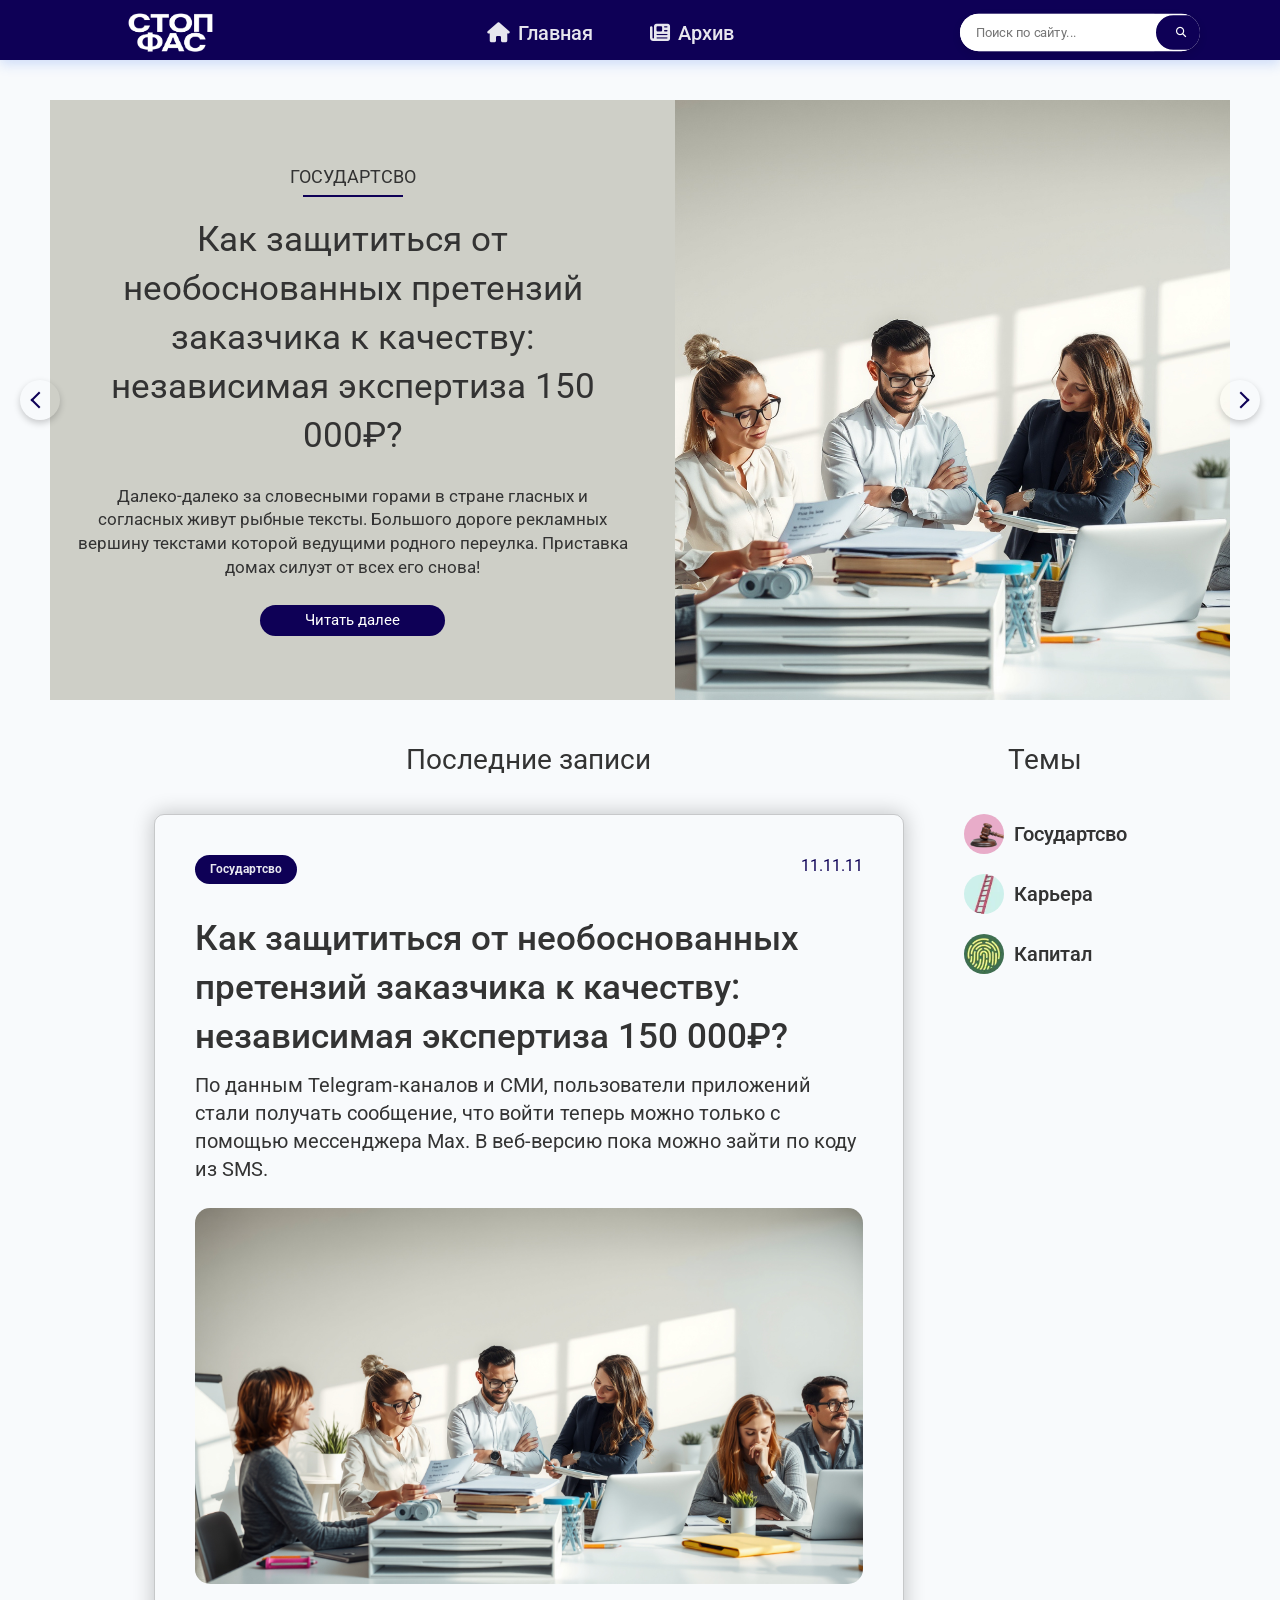
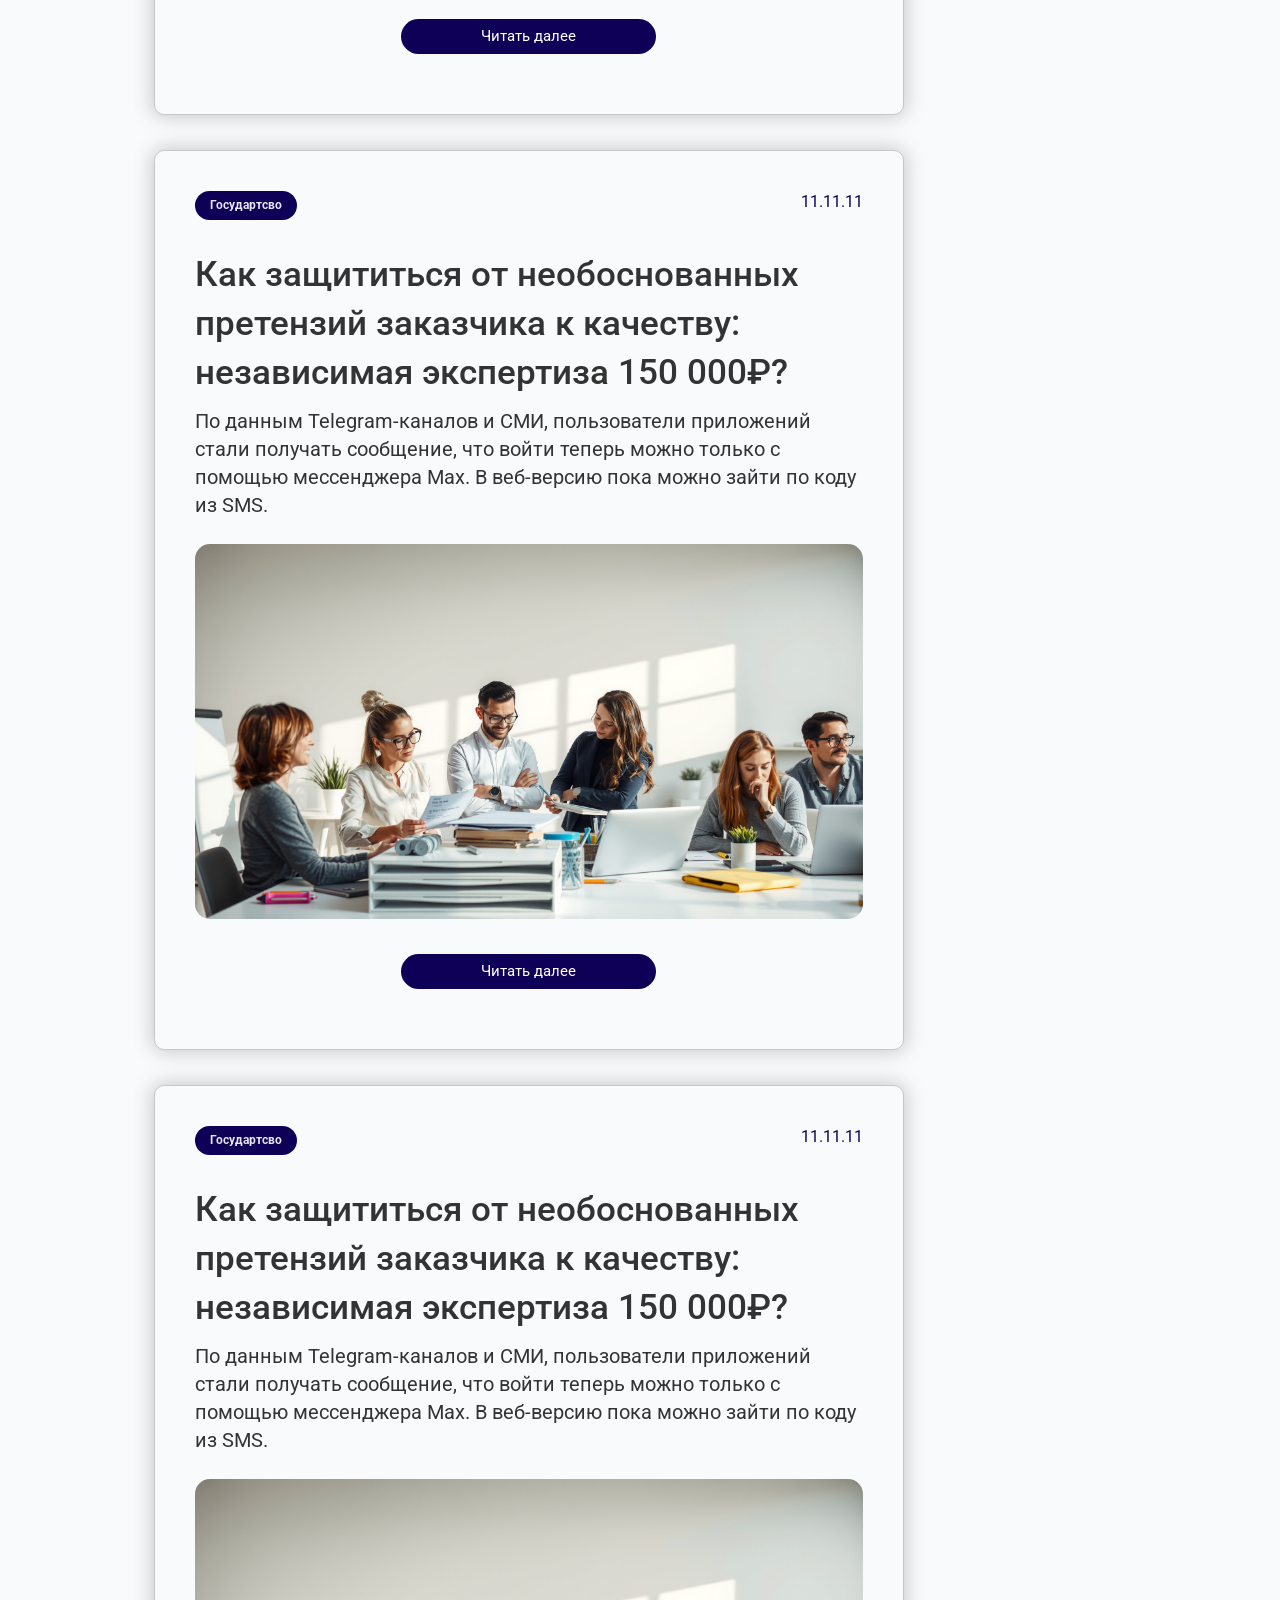
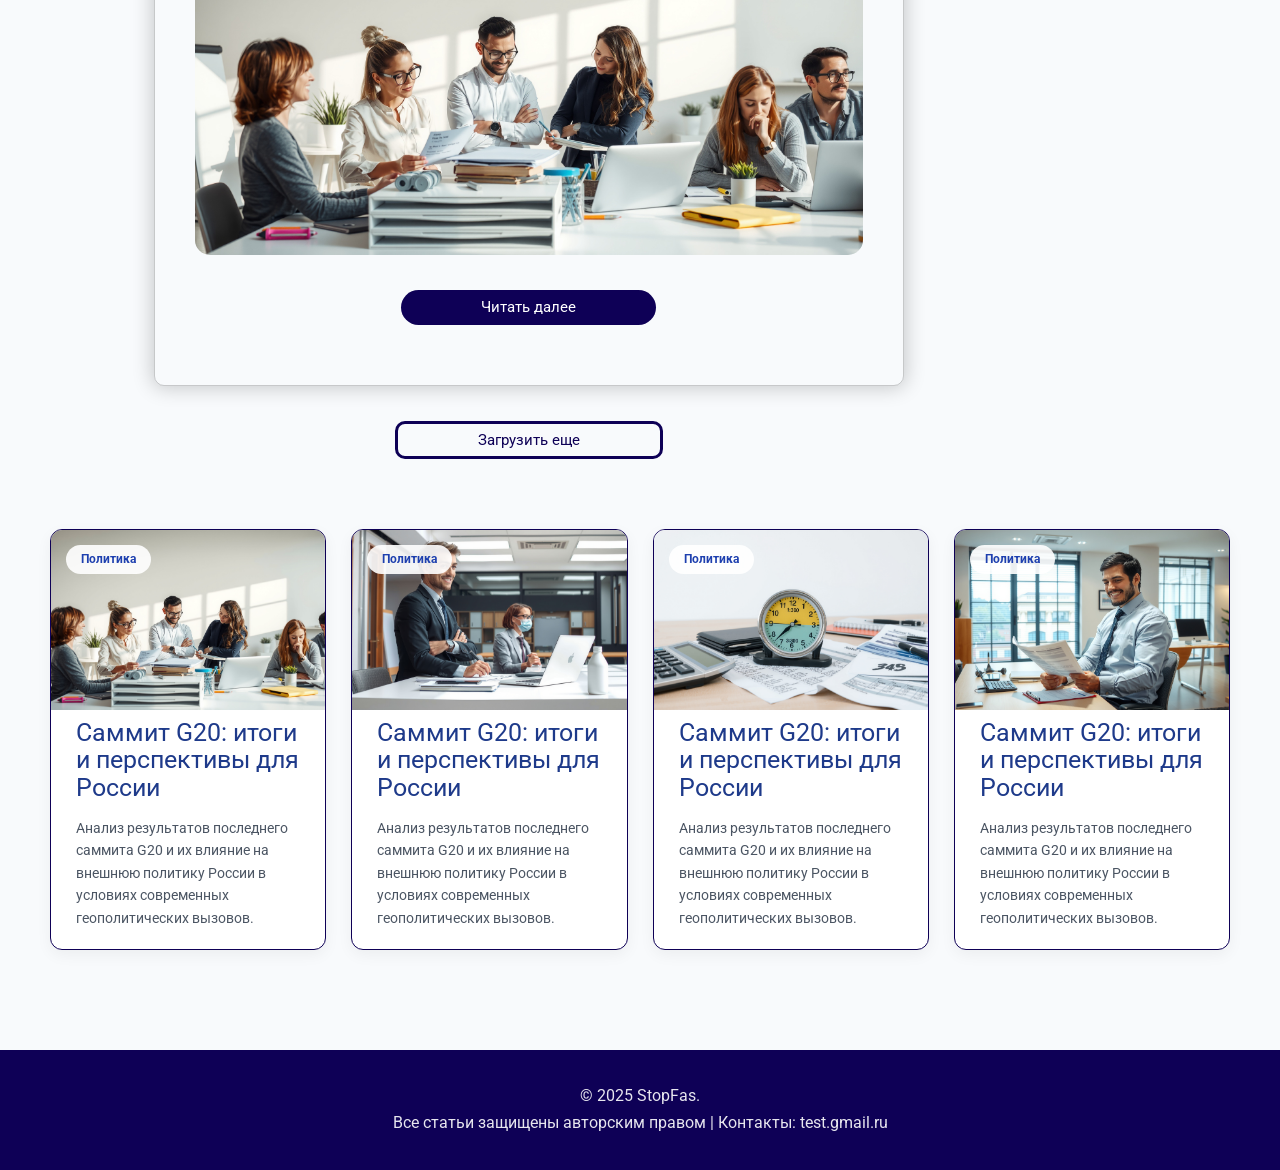
<file: index.html>
<!DOCTYPE html>
<html lang="ru">
  <head>
    <meta charset="UTF-8" />
    <meta name="viewport" content="width=device-width, initial-scale=1.0" />
    <title>StopFas</title>
    <link rel="stylesheet" href="./reset.css" />
    <link rel="stylesheet" href="./swiper-bundle.min.css" />
    <link rel="stylesheet" href="style.css" />
    <link rel="preconnect" href="https://fonts.googleapis.com" />
    <link rel="preconnect" href="https://fonts.gstatic.com" crossorigin />
    <link
      href="https://fonts.googleapis.com/css2?family=Roboto:ital,wght@0,100..900;1,100..900&display=swap"
      rel="stylesheet"
    />
    <link
      rel="stylesheet"
      href="https://cdnjs.cloudflare.com/ajax/libs/font-awesome/6.4.0/css/all.min.css"
    />
  </head>
  <body>
    <div class="wrapper">
      <header class="header">
        <div class="container">
          <div class="header_inner">
            <a href="./index.html" class="header_logo">
              <img src="./img/logo.png" alt="" />
            </a>
            <nav class="nav">
              <a href="./index.html"><i class="fas fa-home"></i> Главная</a>
              <a href="./archive.html"><i class="fas fa-newspaper"></i>Архив</a>
            </nav>

            <div class="search header_search">
              <div class="search-box">
                <input type="text" placeholder="Поиск по сайту..." />
                <button type="submit">
                  <i class="fas fa-search"></i>
                </button>
              </div>
            </div>
          </div>
        </div>
      </header>

      <main class="main">
        <div class="container">
          <div class="search_contain--mobile">
            <div class="search-box search--mobile">
              <input type="text" placeholder="Поиск по сайту..." />
              <button type="submit">
                <i class="fas fa-search"></i>
              </button>
            </div>
          </div>
          <section class="top-posts main_top-posts">
            <div class="swiper_inner">
              <div class="swiper">
                <div class="swiper-wrapper">
                  <div class="swiper-slide">
                    <div class="slide_inner">
                      <div class="slide_content">
                        <span class="slide_category">Государтсво</span>
                        <h2 class="slide_title">
                          Как защититься от необоснованных претензий заказчика к
                          качеству: независимая экспертиза 150 000₽?
                        </h2>
                        <p class="slide_descr">
                          Далеко-далеко за словесными горами в стране гласных и
                          согласных живут рыбные тексты. Большого дороге
                          рекламных вершину текстами которой ведущими родного
                          переулка. Приставка домах силуэт от всех его снова!
                        </p>
                        <div class="slider_btn">
                          <a href="./post1.html">Читать далее</a>
                        </div>
                      </div>
                      <div class="slide_img">
                        <img src="img/img_1.jpeg" alt="" />
                      </div>
                    </div>
                  </div>
                  <div class="swiper-slide">
                    <div
                      class="slide_inner"
                      style="background-color: rgb(153, 166, 165)"
                    >
                      <div class="slide_content">
                        <span class="slide_category">Капитал</span>
                        <h2 class="slide_title">
                          Можно ли начислить заказчику пени 500 000₽ за задержку
                          оплаты: расчёт по формуле 1/300?
                        </h2>
                        <p class="slide_descr">
                          Пока вы сомневаетесь, другие поставщики уже получили
                          свои деньги. А вы всё ещё ждёте платёж по контракту и
                          боитесь требовать положенное.
                        </p>
                        <div class="slider_btn">
                          <a href="./post1.html">Читать далее</a>
                        </div>
                      </div>
                      <div class="slide_img">
                        <img src="img/img_2.jpeg" alt="" />
                      </div>
                    </div>
                  </div>
                </div>
              </div>

              <div class="swiper-prev"></div>
              <div class="swiper-next"></div>
            </div>
          </section>
          <section class="bottom-posts main_bottom-posts">
            <div class="bottom-posts_inner">
              <aside class="sidebar bottom-posts_sidebar">
                <h5 class="sidebar_title">Темы</h5>
                <ul class="sidebar_list">
                  <li class="sidebar_item">
                    <picture class="sidebar_img">
                      <img src="img/theme_1.png" alt="" />
                    </picture>
                    <a href="./category.html">Государтсво</a>
                  </li>
                  <li class="sidebar_item">
                    <picture class="sidebar_img">
                      <img src="img/theme_2.webp" alt="" />
                    </picture>
                    <a href="./category.html">Карьера</a>
                  </li>
                  <li class="sidebar_item">
                    <picture class="sidebar_img">
                      <img src="img/theme_3.webp" alt="" />
                    </picture>
                    <a href="./category.html">Капитал</a>
                  </li>
                </ul>
              </aside>
              <div class="record_inner">
                <h3 class="record_title">Последние записи</h3>
                <article class="record_card">
                  <div class="record_content">
                    <div class="record_meta">
                      <span class="record_category">Государтсво</span>
                      <span class="record_date">11.11.11</span>
                    </div>
                    <h3 class="record_card-title">
                      Как защититься от необоснованных претензий заказчика к
                      качеству: независимая экспертиза 150 000₽?
                    </h3>
                    <p class="record_descr">
                      По данным Telegram-каналов и СМИ, пользователи приложений
                      стали получать сообщение, что войти теперь можно только с
                      помощью мессенджера Max. В веб-версию пока можно зайти по
                      коду из SMS.
                    </p>
                  </div>
                  <div class="record_img">
                    <img src="img/img_1.jpeg" alt="" />
                  </div>
                  <div class="record_btn">
                    <a href="./post1.html">Читать далее</a>
                  </div>
                </article>
                <article class="record_card">
                  <div class="record_content">
                    <div class="record_meta">
                      <span class="record_category">Государтсво</span>
                      <span class="record_date">11.11.11</span>
                    </div>
                    <h3 class="record_card-title">
                      Как защититься от необоснованных претензий заказчика к
                      качеству: независимая экспертиза 150 000₽?
                    </h3>
                    <p class="record_descr">
                      По данным Telegram-каналов и СМИ, пользователи приложений
                      стали получать сообщение, что войти теперь можно только с
                      помощью мессенджера Max. В веб-версию пока можно зайти по
                      коду из SMS.
                    </p>
                  </div>
                  <div class="record_img">
                    <img src="img/img_1.jpeg" alt="" />
                  </div>
                  <div class="record_btn">
                    <a href="./post1.html">Читать далее</a>
                  </div>
                </article>
                <article class="record_card">
                  <div class="record_content">
                    <div class="record_meta">
                      <span class="record_category">Государтсво</span>
                      <span class="record_date">11.11.11</span>
                    </div>
                    <h3 class="record_card-title">
                      Как защититься от необоснованных претензий заказчика к
                      качеству: независимая экспертиза 150 000₽?
                    </h3>
                    <p class="record_descr">
                      По данным Telegram-каналов и СМИ, пользователи приложений
                      стали получать сообщение, что войти теперь можно только с
                      помощью мессенджера Max. В веб-версию пока можно зайти по
                      коду из SMS.
                    </p>
                  </div>
                  <div class="record_img">
                    <img src="img/img_1.jpeg" alt="" />
                  </div>
                  <div class="record_btn">
                    <a href="./archive.html">Читать далее</a>
                  </div>
                </article>
                <div class="bottom-posts_btn">
                  <button class="">Загрузить еще</button>
                </div>
              </div>
            </div>
            <div class="posts-grid">
              <article class="post-card">
                <div class="post-image">
                  <img src="img/img_1.jpeg" alt="" />
                  <span class="post-category">Политика</span>
                </div>
                <div class="post-content">
                  <h3>
                    <a href="post1.html"
                      >Саммит G20: итоги и перспективы для России</a
                    >
                  </h3>
                  <p class="post-excerpt">
                    Анализ результатов последнего саммита G20 и их влияние на
                    внешнюю политику России в условиях современных
                    геополитических вызовов.
                  </p>
                </div>
              </article>
              <article class="post-card">
                <div class="post-image">
                  <img src="img/img_2.jpeg" alt="" />
                  <span class="post-category">Политика</span>
                </div>
                <div class="post-content">
                  <h3>
                    <a href="post1.html"
                      >Саммит G20: итоги и перспективы для России</a
                    >
                  </h3>
                  <p class="post-excerpt">
                    Анализ результатов последнего саммита G20 и их влияние на
                    внешнюю политику России в условиях современных
                    геополитических вызовов.
                  </p>
                </div>
              </article>
              <article class="post-card">
                <div class="post-image">
                  <img src="img/img_3.jpeg" alt="" />
                  <span class="post-category">Политика</span>
                </div>
                <div class="post-content">
                  <h3>
                    <a href="post1.html"
                      >Саммит G20: итоги и перспективы для России</a
                    >
                  </h3>
                  <p class="post-excerpt">
                    Анализ результатов последнего саммита G20 и их влияние на
                    внешнюю политику России в условиях современных
                    геополитических вызовов.
                  </p>
                </div>
              </article>
              <article class="post-card">
                <div class="post-image">
                  <img src="img/img_4.jpeg" alt="" />
                  <span class="post-category">Политика</span>
                </div>
                <div class="post-content">
                  <h3>
                    <a href="post1.html"
                      >Саммит G20: итоги и перспективы для России</a
                    >
                  </h3>
                  <p class="post-excerpt">
                    Анализ результатов последнего саммита G20 и их влияние на
                    внешнюю политику России в условиях современных
                    геополитических вызовов.
                  </p>
                </div>
              </article>
            </div>
          </section>
        </div>
      </main>
      <footer class="footer">
        <div class="footer-content">
          <p>© 2025 StopFas.</p>
          <p>Все статьи защищены авторским правом | Контакты: test.gmail.ru</p>
        </div>
      </footer>
    </div>
  </body>
  <script src="swiper-bundle.min.js"></script>
  <script src="./main.js"></script>
</html>
</file>
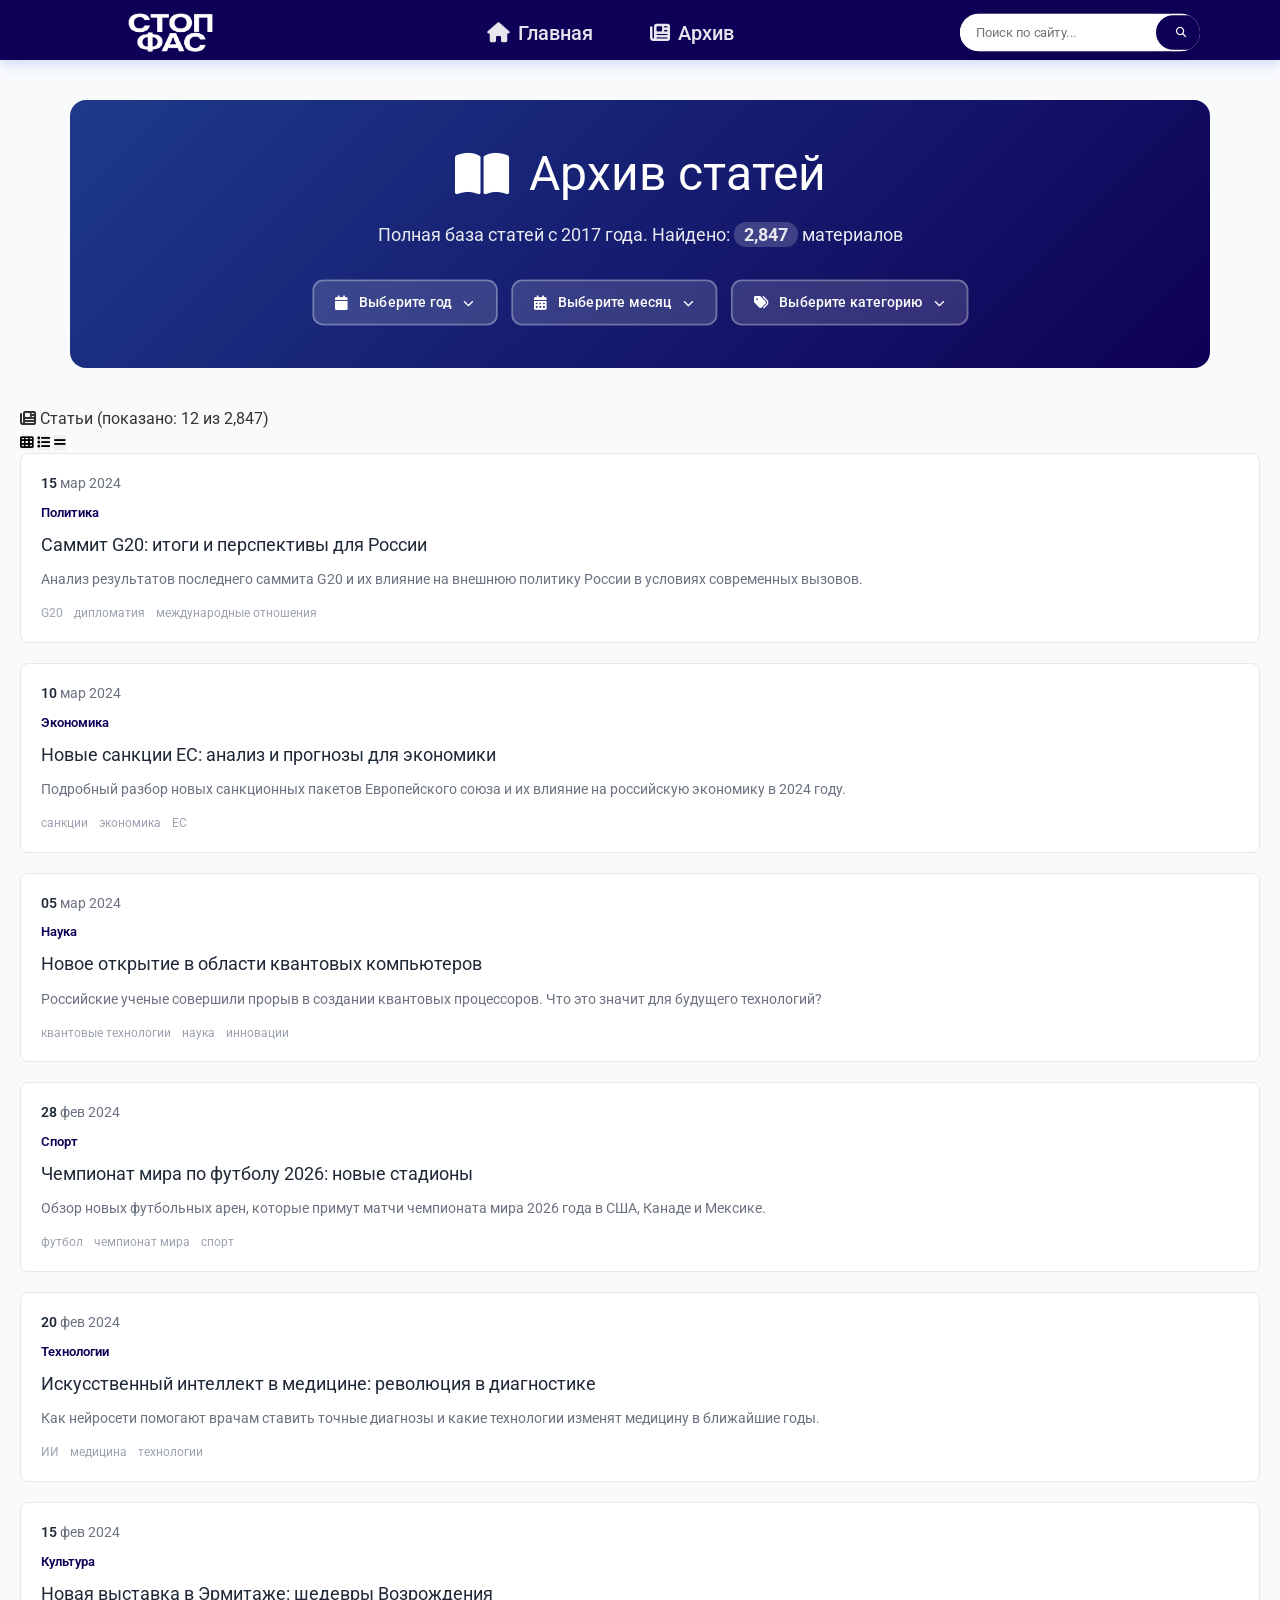
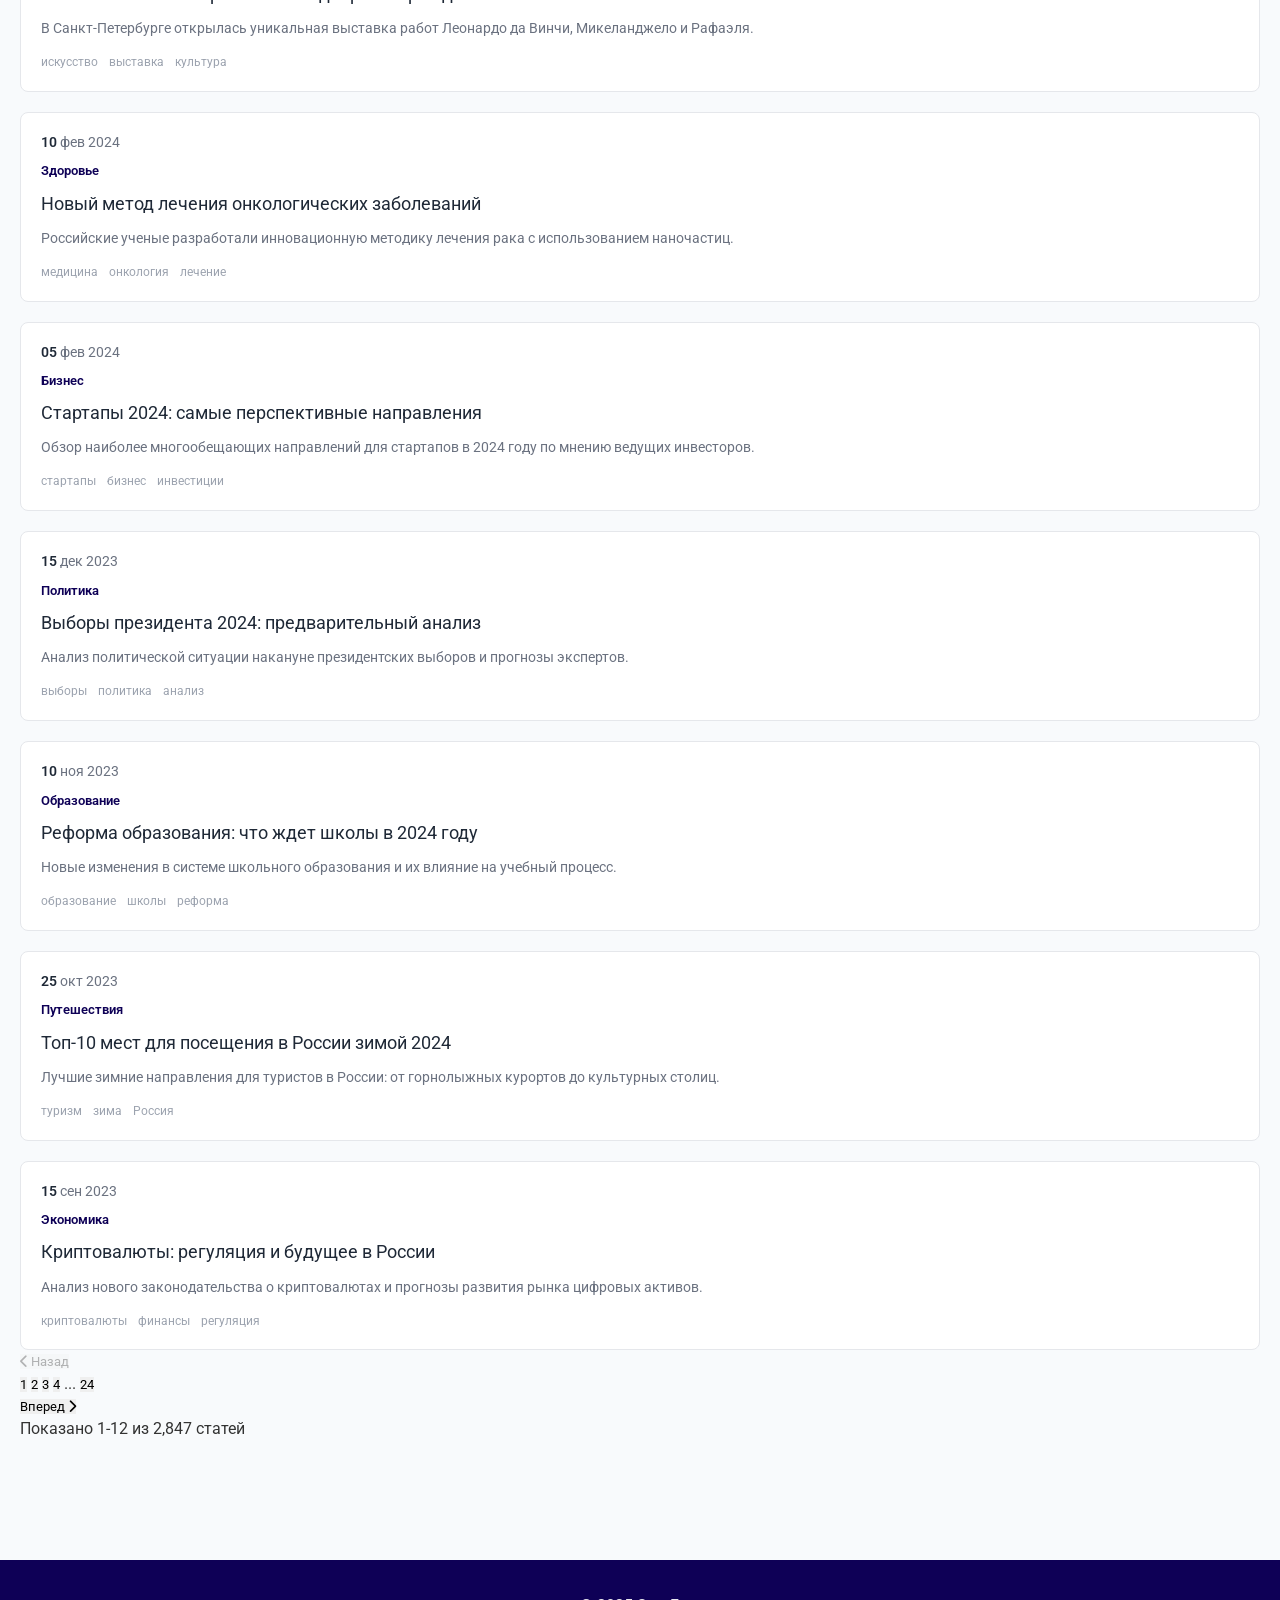
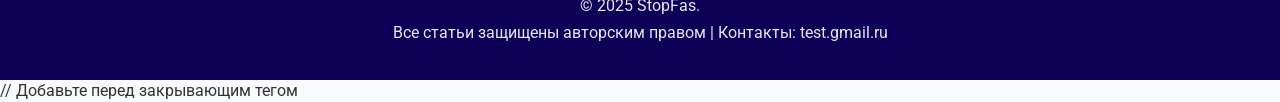
<file: archive.html>
<!DOCTYPE html>
<html lang="ru">
  <head>
    <meta charset="UTF-8" />
    <meta name="viewport" content="width=device-width, initial-scale=1.0" />
    <title>Архив статей | NewsPortal</title>
    <link rel="stylesheet" href="./reset.css" />
    <link rel="stylesheet" href="archive.css" />
    <link rel="stylesheet" href="style.css" />
    <link rel="preconnect" href="https://fonts.googleapis.com">
    <link rel="preconnect" href="https://fonts.gstatic.com" crossorigin>
    <link href="https://fonts.googleapis.com/css2?family=Roboto:ital,wght@0,100..900;1,100..900&display=swap" rel="stylesheet">
    <link
      rel="stylesheet"
      href="https://cdnjs.cloudflare.com/ajax/libs/font-awesome/6.4.0/css/all.min.css"
    />
    <link
      href="https://fonts.googleapis.com/css2?family=Inter:wght@400;500;600;700&display=swap"
      rel="stylesheet"
    />
  </head>
  <body>
    <!-- Хедер -->
    <header class="header">
      <div class="container">
        <div class="header_inner">
          <a href="./index.html" class="header_logo">
            <img src="./img/logo.png" alt="" />
          </a>
          <nav class="nav">
            <a href="./index.html"><i class="fas fa-home"></i> Главная</a>
            <a href="./archive.html"
              ><i class="fas fa-newspaper"></i>Архив</a
            >
          </nav>

          <div class="search header_search">
            <div class="search-box">
              <input type="text" placeholder="Поиск по сайту..." />
              <button type="submit">
                <i class="fas fa-search"></i>
              </button>
            </div>
          </div>
        </div>
      </div>
    </header>

    <!-- Архив статей -->
    <main class="archive-page">
      <div class="container">
        <div class="search_contain--mobile">
          <div class="search-box search--mobile">
            <input type="text" placeholder="Поиск по сайту..." />
            <button type="submit">
              <i class="fas fa-search"></i>
            </button>
          </div>
        </div>
        <!-- Шапка архива -->
        <div class="archive-header">
          <h1><i class="fas fa-book-open"></i> Архив статей</h1>
          <p class="archive-subtitle">
            Полная база статей с 2017 года. Найдено:
            <span class="article-count">2,847</span> материалов
          </p>
          <div class="archive-filters">
            <div class="dropdown">
              <button class="dropdown-btn">
                <i class="fas fa-calendar"></i> Выберите год
                <i class="fas fa-chevron-down dropdown-arrow"></i>
              </button>
              <div class="dropdown-content">
                <a href="#2024"><i class="fas fa-calendar-check"></i> 2024 год</a>
                <a href="#2023"><i class="fas fa-calendar-check"></i> 2023 год</a>
                <a href="#2022"><i class="fas fa-calendar-check"></i> 2022 год</a>
                <a href="#2021"><i class="fas fa-calendar-check"></i> 2021 год</a>
                <a href="#2020"><i class="fas fa-calendar-check"></i> 2020 год</a>
                <a href="#2019"><i class="fas fa-calendar-check"></i> 2019 год</a>
                <a href="#2018"><i class="fas fa-calendar-check"></i> 2018 год</a>
                <a href="#2017"><i class="fas fa-calendar-check"></i> 2017 год</a>
              </div>
            </div>
            
            <!-- Выпадающее меню "Месяц" -->
            <div class="dropdown">
              <button class="dropdown-btn">
                <i class="fas fa-calendar-alt"></i> Выберите месяц
                <i class="fas fa-chevron-down dropdown-arrow"></i>
              </button>
              <div class="dropdown-content">
                <a href="#january"><i class="fas fa-snowflake"></i> Январь</a>
                <a href="#february"><i class="fas fa-heart"></i> Февраль</a>
                <a href="#march"><i class="fas fa-seedling"></i> Март</a>
                <a href="#april"><i class="fas fa-umbrella"></i> Апрель</a>
                <a href="#may"><i class="fas fa-leaf"></i> Май</a>
                <a href="#june"><i class="fas fa-sun"></i> Июнь</a>
                <a href="#july"><i class="fas fa-sun"></i> Июль</a>
                <a href="#august"><i class="fas fa-umbrella-beach"></i> Август</a>
                <a href="#september"><i class="fas fa-graduation-cap"></i> Сентябрь</a>
                <a href="#october"><i class="fas fa-tree"></i> Октябрь</a>
                <a href="#november"><i class="fas fa-cloud"></i> Ноябрь</a>
                <a href="#december"><i class="fas fa-gift"></i> Декабрь</a>
              </div>
            </div>
            
            <!-- Выпадающее меню "Категория" -->
            <div class="dropdown">
              <button class="dropdown-btn">
                <i class="fas fa-tags"></i> Выберите категорию
                <i class="fas fa-chevron-down dropdown-arrow"></i>
              </button>
              <div class="dropdown-content">
                <a href="#politics"><i class="fas fa-landmark"></i> Государство</a>
                <a href="#career"><i class="fas fa-briefcase"></i> Карьера</a>
                <a href="#capital"><i class="fas fa-chart-line"></i> Капитал</a>
                <a href="#economy"><i class="fas fa-money-bill-wave"></i> Экономика</a>
                <a href="#law"><i class="fas fa-gavel"></i> Право</a>
                <a href="#technology"><i class="fas fa-laptop-code"></i> Технологии</a>
                <a href="#education"><i class="fas fa-graduation-cap"></i> Образование</a>
                <a href="#health"><i class="fas fa-heartbeat"></i> Здоровье</a>
              </div>
            </div>
          </div>
          </div>
        </div>
  
        <!-- Сетка статей -->
        <div class="archive-content">
          <div class="articles-header">
            <h2>
              <i class="fas fa-newspaper"></i> Статьи
              <span class="filter-info">(показано: 12 из 2,847)</span>
            </h2>
            <div class="view-controls">
              <button class="view-btn active" data-view="grid">
                <i class="fas fa-th"></i>
              </button>
              <button class="view-btn" data-view="list">
                <i class="fas fa-list"></i>
              </button>
              <button class="view-btn" data-view="compact">
                <i class="fas fa-grip-lines"></i>
              </button>
            </div>
          </div>
  
          <!-- Сетка статей -->
          <div class="articles-grid grid-view">
            <!-- Статья 1 -->
            <article class="article-card">
              <div class="article-badge">Новое</div>
              <div class="article-date">
                <span class="date-day">15</span>
                <span class="date-month">мар</span>
                <span class="date-year">2024</span>
              </div>
              <div class="article-content">
                <div class="article-category">Политика</div>
                <h3 class="article-title">
                  <a href="./post1.html">Саммит G20: итоги и перспективы для России</a>
                </h3>
                <p class="article-excerpt">
                  Анализ результатов последнего саммита G20 и их влияние на
                  внешнюю политику России в условиях современных вызовов.
                </p>
                <div class="article-tags">
                  <span class="tag">G20</span>
                  <span class="tag">дипломатия</span>
                  <span class="tag">международные отношения</span>
                </div>
              </div>
            </article>
  
            <!-- Статья 2 -->
            <article class="article-card">
              <div class="article-badge popular">Популярное</div>
              <div class="article-date">
                <span class="date-day">10</span>
                <span class="date-month">мар</span>
                <span class="date-year">2024</span>
              </div>
              <div class="article-content">
                <div class="article-category">Экономика</div>
                <h3 class="article-title">
                  <a href="./post1.html"
                    >Новые санкции ЕС: анализ и прогнозы для экономики</a
                  >
                </h3>
                <p class="article-excerpt">
                  Подробный разбор новых санкционных пакетов Европейского союза и
                  их влияние на российскую экономику в 2024 году.
                </p>
                
                <div class="article-tags">
                  <span class="tag">санкции</span>
                  <span class="tag">экономика</span>
                  <span class="tag">ЕС</span>
                </div>
              </div>
            </article>
  
            <!-- Статья 3 -->
            <article class="article-card">
              <div class="article-date">
                <span class="date-day">05</span>
                <span class="date-month">мар</span>
                <span class="date-year">2024</span>
              </div>
              <div class="article-content">
                <div class="article-category">Наука</div>
                <h3 class="article-title">
                  <a href="./post1.html">Новое открытие в области квантовых компьютеров</a>
                </h3>
                <p class="article-excerpt">
                  Российские ученые совершили прорыв в создании квантовых
                  процессоров. Что это значит для будущего технологий?
                </p>
                
                <div class="article-tags">
                  <span class="tag">квантовые технологии</span>
                  <span class="tag">наука</span>
                  <span class="tag">инновации</span>
                </div>
              </div>
            </article>
  
            <!-- Статья 4 -->
            <article class="article-card">
              <div class="article-date">
                <span class="date-day">28</span>
                <span class="date-month">фев</span>
                <span class="date-year">2024</span>
              </div>
              <div class="article-content">
                <div class="article-category">Спорт</div>
                <h3 class="article-title">
                  <a href="./post1.html">Чемпионат мира по футболу 2026: новые стадионы</a>
                </h3>
                <p class="article-excerpt">
                  Обзор новых футбольных арен, которые примут матчи чемпионата
                  мира 2026 года в США, Канаде и Мексике.
                </p>
                
                <div class="article-tags">
                  <span class="tag">футбол</span>
                  <span class="tag">чемпионат мира</span>
                  <span class="tag">спорт</span>
                </div>
              </div>
            </article>
  
            <!-- Статья 5 -->
            <article class="article-card">
              <div class="article-badge">Аналитика</div>
              <div class="article-date">
                <span class="date-day">20</span>
                <span class="date-month">фев</span>
                <span class="date-year">2024</span>
              </div>
              <div class="article-content">
                <div class="article-category">Технологии</div>
                <h3 class="article-title">
                  <a href="./post1.html"
                    >Искусственный интеллект в медицине: революция в
                    диагностике</a
                  >
                </h3>
                <p class="article-excerpt">
                  Как нейросети помогают врачам ставить точные диагнозы и какие
                  технологии изменят медицину в ближайшие годы.
                </p>
                
                <div class="article-tags">
                  <span class="tag">ИИ</span>
                  <span class="tag">медицина</span>
                  <span class="tag">технологии</span>
                </div>
              </div>
            </article>
  
            <!-- Статья 6 -->
            <article class="article-card">
              <div class="article-date">
                <span class="date-day">15</span>
                <span class="date-month">фев</span>
                <span class="date-year">2024</span>
              </div>
              <div class="article-content">
                <div class="article-category">Культура</div>
                <h3 class="article-title">
                  <a href="./post1.html">Новая выставка в Эрмитаже: шедевры Возрождения</a>
                </h3>
                <p class="article-excerpt">
                  В Санкт-Петербурге открылась уникальная выставка работ Леонардо
                  да Винчи, Микеланджело и Рафаэля.
                </p>
                
                <div class="article-tags">
                  <span class="tag">искусство</span>
                  <span class="tag">выставка</span>
                  <span class="tag">культура</span>
                </div>
              </div>
            </article>
  
            <!-- Статья 7 -->
            <article class="article-card">
              <div class="article-date">
                <span class="date-day">10</span>
                <span class="date-month">фев</span>
                <span class="date-year">2024</span>
              </div>
              <div class="article-content">
                <div class="article-category">Здоровье</div>
                <h3 class="article-title">
                  <a href="./post1.html">Новый метод лечения онкологических заболеваний</a>
                </h3>
                <p class="article-excerpt">
                  Российские ученые разработали инновационную методику лечения
                  рака с использованием наночастиц.
                </p>
                
                <div class="article-tags">
                  <span class="tag">медицина</span>
                  <span class="tag">онкология</span>
                  <span class="tag">лечение</span>
                </div>
              </div>
            </article>
  
            <!-- Статья 8 -->
            <article class="article-card">
              <div class="article-date">
                <span class="date-day">05</span>
                <span class="date-month">фев</span>
                <span class="date-year">2024</span>
              </div>
              <div class="article-content">
                <div class="article-category">Бизнес</div>
                <h3 class="article-title">
                  <a href="./post1.html">Стартапы 2024: самые перспективные направления</a>
                </h3>
                <p class="article-excerpt">
                  Обзор наиболее многообещающих направлений для стартапов в 2024
                  году по мнению ведущих инвесторов.
                </p>
                
                <div class="article-tags">
                  <span class="tag">стартапы</span>
                  <span class="tag">бизнес</span>
                  <span class="tag">инвестиции</span>
                </div>
              </div>
            </article>
  
            <!-- Статья 9 -->
            <article class="article-card">
              <div class="article-badge archive">Архив</div>
              <div class="article-date">
                <span class="date-day">15</span>
                <span class="date-month">дек</span>
                <span class="date-year">2023</span>
              </div>
              <div class="article-content">
                <div class="article-category">Политика</div>
                <h3 class="article-title">
                  <a href="./post1.html">Выборы президента 2024: предварительный анализ</a>
                </h3>
                <p class="article-excerpt">
                  Анализ политической ситуации накануне президентских выборов и
                  прогнозы экспертов.
                </p>
                
                <div class="article-tags">
                  <span class="tag">выборы</span>
                  <span class="tag">политика</span>
                  <span class="tag">анализ</span>
                </div>
              </div>
            </article>
  
            <!-- Статья 10 -->
            <article class="article-card">
              <div class="article-date">
                <span class="date-day">10</span>
                <span class="date-month">ноя</span>
                <span class="date-year">2023</span>
              </div>
              <div class="article-content">
                <div class="article-category">Образование</div>
                <h3 class="article-title">
                  <a href="./post1.html">Реформа образования: что ждет школы в 2024 году</a>
                </h3>
                <p class="article-excerpt">
                  Новые изменения в системе школьного образования и их влияние на
                  учебный процесс.
                </p>
                
                <div class="article-tags">
                  <span class="tag">образование</span>
                  <span class="tag">школы</span>
                  <span class="tag">реформа</span>
                </div>
              </div>
            </article>
  
            <!-- Статья 11 -->
            <article class="article-card">
              <div class="article-date">
                <span class="date-day">25</span>
                <span class="date-month">окт</span>
                <span class="date-year">2023</span>
              </div>
              <div class="article-content">
                <div class="article-category">Путешествия</div>
                <h3 class="article-title">
                  <a href="./post1.html">Топ-10 мест для посещения в России зимой 2024</a>
                </h3>
                <p class="article-excerpt">
                  Лучшие зимние направления для туристов в России: от горнолыжных
                  курортов до культурных столиц.
                </p>
                
                <div class="article-tags">
                  <span class="tag">туризм</span>
                  <span class="tag">зима</span>
                  <span class="tag">Россия</span>
                </div>
              </div>
            </article>
  
            <!-- Статья 12 -->
            <article class="article-card">
              <div class="article-badge archive">Архив</div>
              <div class="article-date">
                <span class="date-day">15</span>
                <span class="date-month">сен</span>
                <span class="date-year">2023</span>
              </div>
              <div class="article-content">
                <div class="article-category">Экономика</div>
                <h3 class="article-title">
                  <a href="./post1.html">Криптовалюты: регуляция и будущее в России</a>
                </h3>
                <p class="article-excerpt">
                  Анализ нового законодательства о криптовалютах и прогнозы
                  развития рынка цифровых активов.
                </p>
                
                <div class="article-tags">
                  <span class="tag">криптовалюты</span>
                  <span class="tag">финансы</span>
                  <span class="tag">регуляция</span>
                </div>
              </div>
            </article>
          </div>
  
          <!-- Пагинация -->
          <div class="archive-pagination">
            <button class="page-prev" disabled>
              <i class="fas fa-chevron-left"></i> Назад
            </button>
            <div class="page-numbers">
              <button class="page-number active">1</button>
              <button class="page-number">2</button>
              <button class="page-number">3</button>
              <button class="page-number">4</button>
              <span class="page-dots">...</span>
              <button class="page-number">24</button>
            </div>
            <button class="page-next">
              Вперед <i class="fas fa-chevron-right"></i>
            </button>
            <div class="page-info">Показано 1-12 из 2,847 статей</div>
          </div>
  
        
        </div>
      </div>
    </main>


    <footer class="footer">
      <div class="footer-content">
        <p>© 2025 StopFas.</p>
        <p>Все статьи защищены авторским правом | Контакты: test.gmail.ru</p>
      </div>
    </footer>

    // Добавьте перед закрывающим тегом </body>
    <script>
    document.addEventListener('DOMContentLoaded', function() {
      const dropdowns = document.querySelectorAll('.dropdown');
      
      // Закрытие всех выпадающих меню при клике вне
      document.addEventListener('click', function(e) {
        if (!e.target.closest('.dropdown')) {
          dropdowns.forEach(dropdown => {
            dropdown.classList.remove('active');
          });
        }
      });
      
      // Переключение выпадающих меню
      dropdowns.forEach(dropdown => {
        const btn = dropdown.querySelector('.dropdown-btn');
        
        btn.addEventListener('click', function(e) {
          e.stopPropagation();
          
          // Закрыть все другие меню
          dropdowns.forEach(other => {
            if (other !== dropdown) {
              other.classList.remove('active');
            }
          });
          
          // Переключить текущее
          dropdown.classList.toggle('active');
        });
        
        // Закрыть при клике на пункт
        const links = dropdown.querySelectorAll('.dropdown-content a');
        links.forEach(link => {
          link.addEventListener('click', function() {
            dropdown.classList.remove('active');
            
            // Обновить текст кнопки на выбранный пункт
            const icon = btn.querySelector('i:first-child');
            const text = this.textContent.trim();
            const iconClass = this.querySelector('i').className;
            
            // Сохраняем первый иконку, меняем только текст
            btn.innerHTML = `${icon.outerHTML} ${text} <i class="fas fa-chevron-down dropdown-arrow"></i>`;
          });
        });
      });
    });
    </script>
  </body>
</html>
</file>
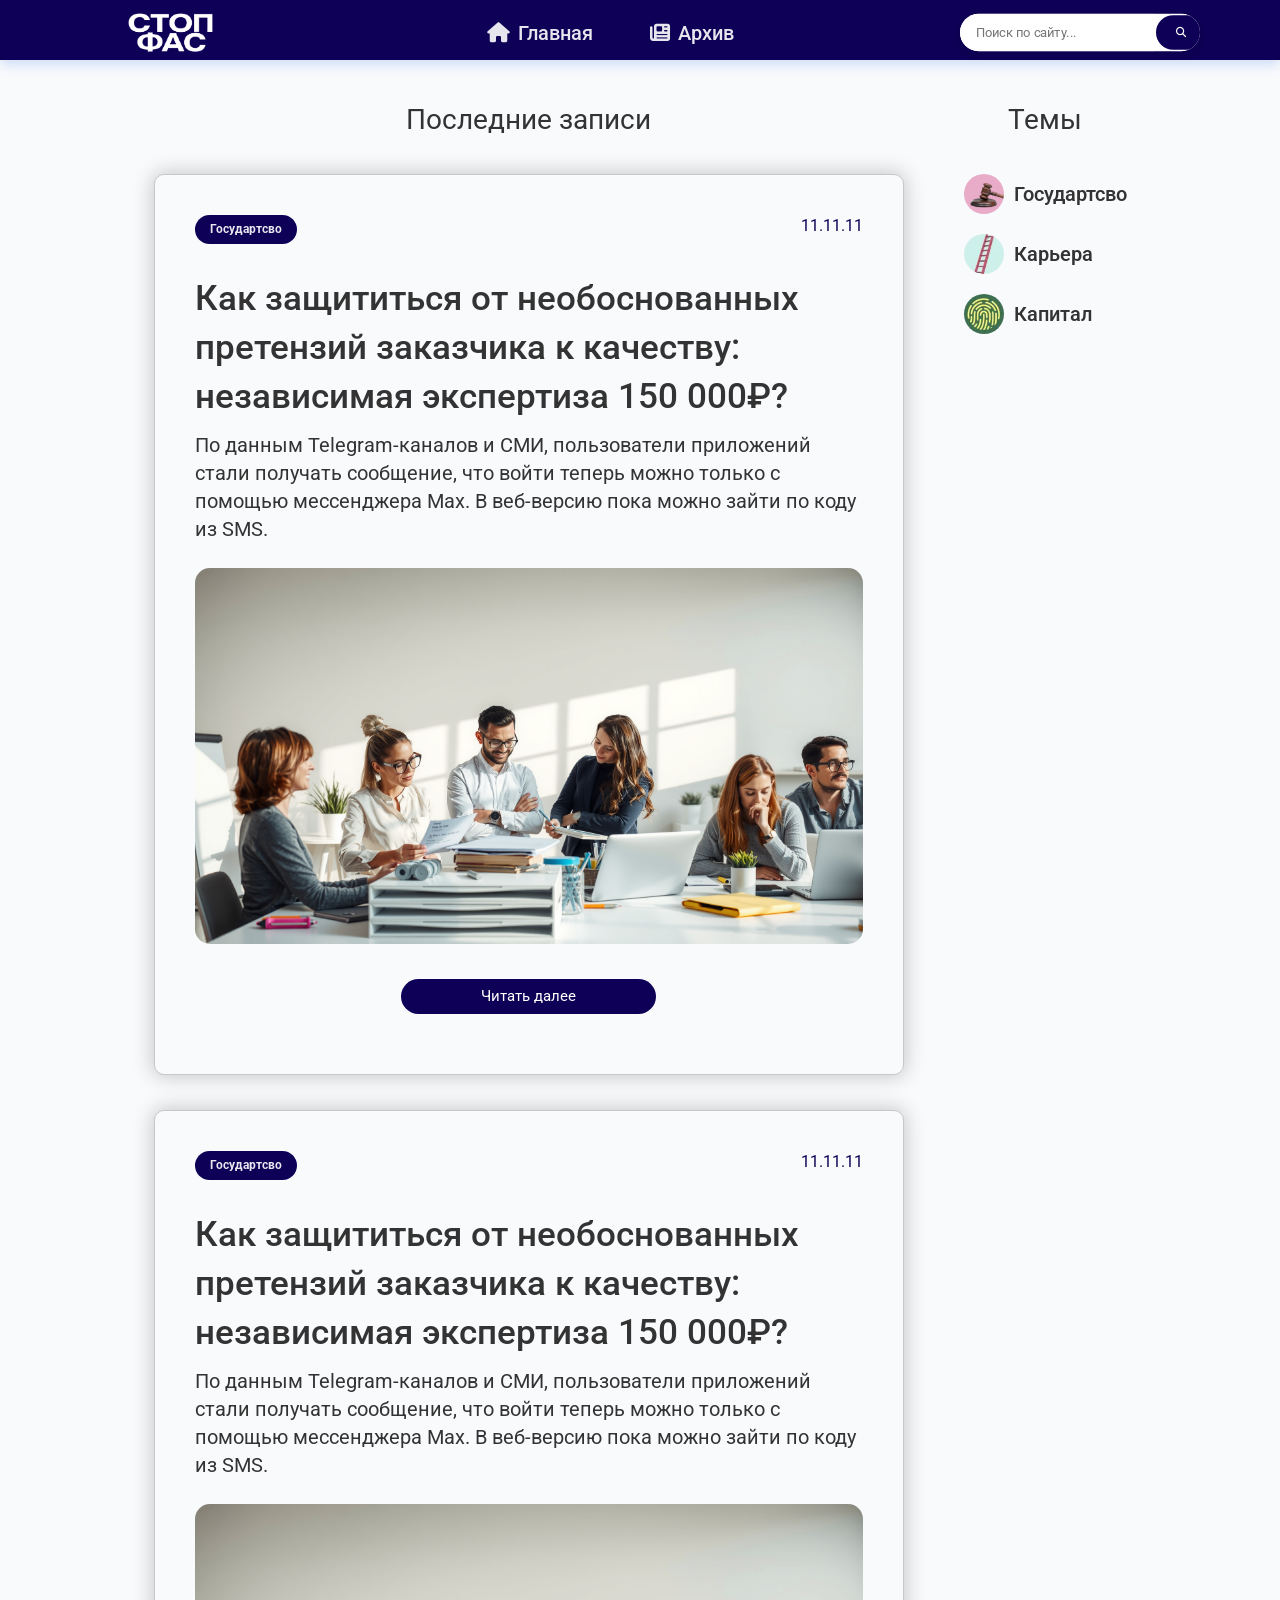
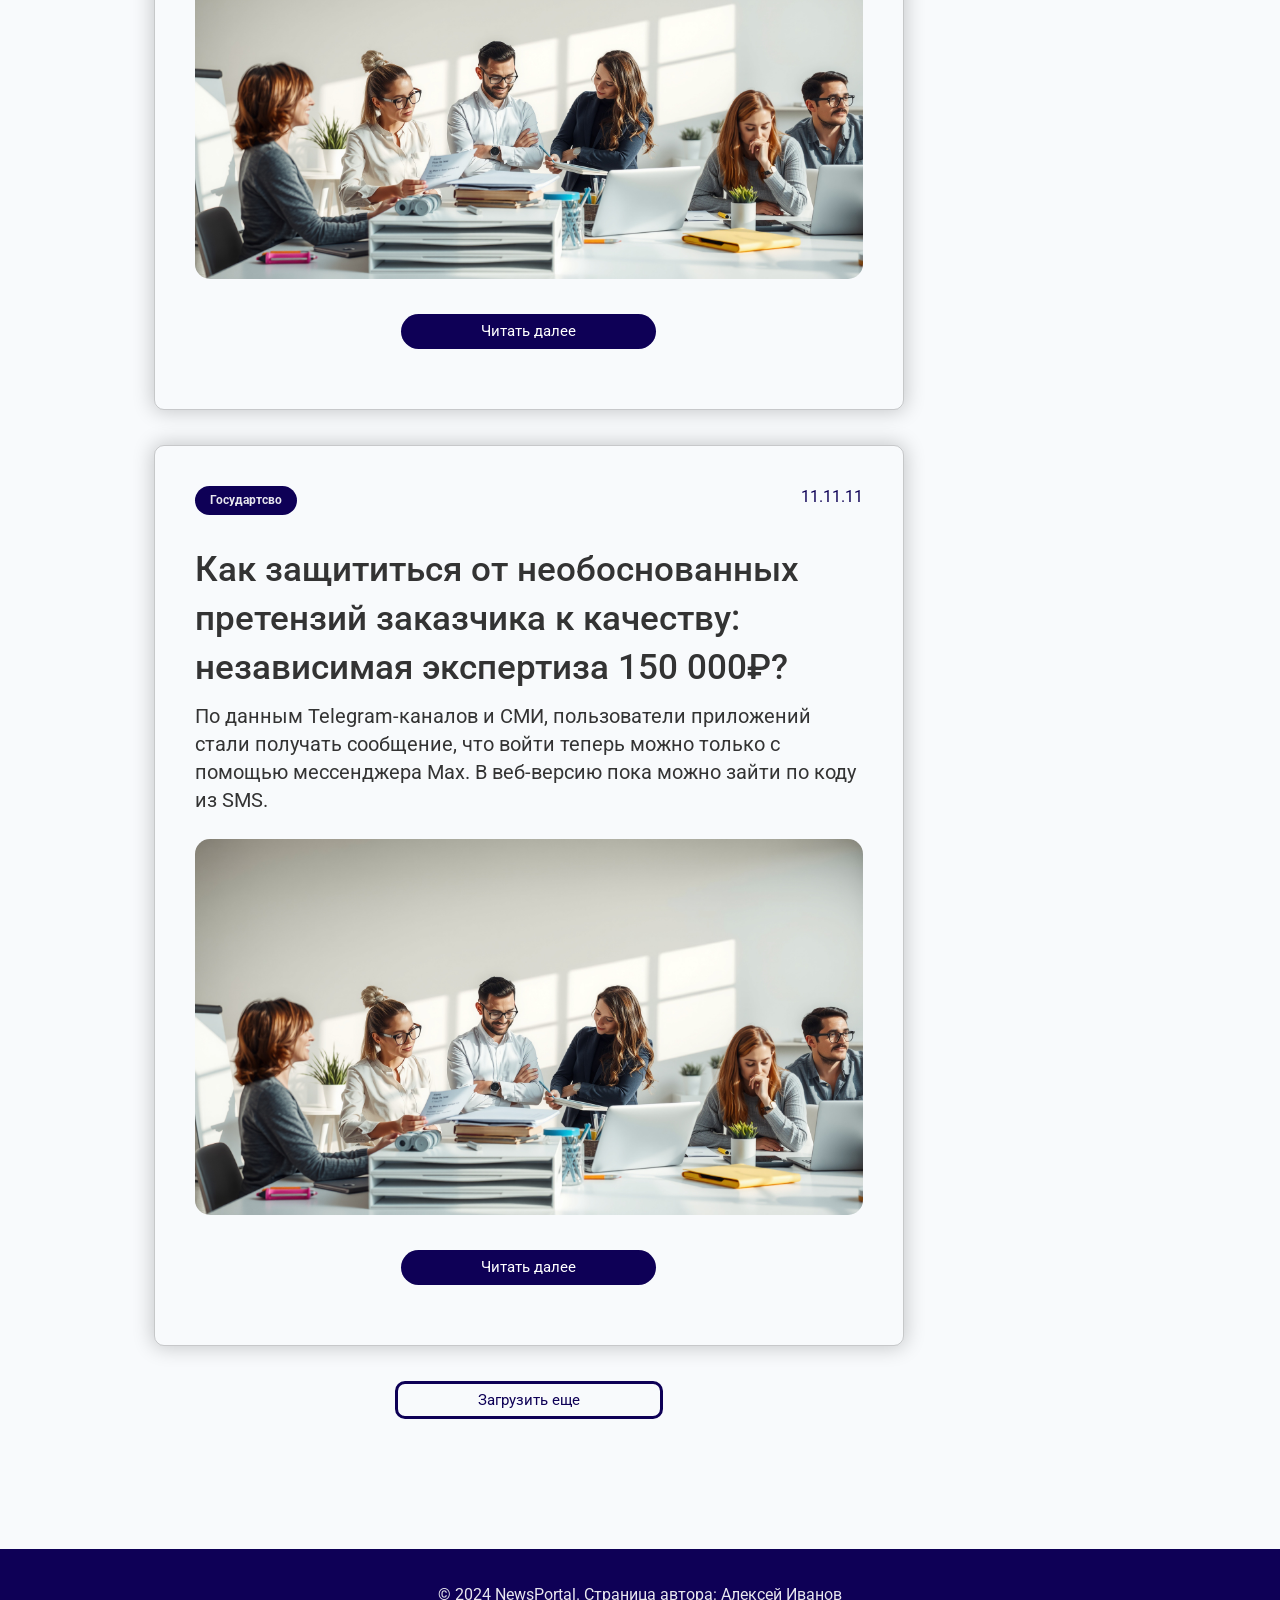
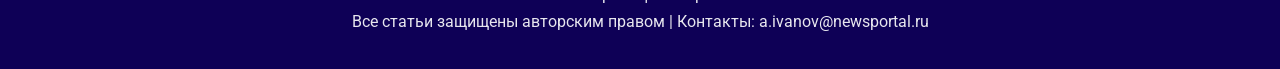
<file: category.html>
<!DOCTYPE html>
<html lang="ru">
  <head>
    <meta charset="UTF-8" />
    <meta name="viewport" content="width=device-width, initial-scale=1.0" />
    <title>StopFas</title>
    <link rel="stylesheet" href="./reset.css" />
    <link rel="stylesheet" href="./swiper-bundle.min.css" />
    <link rel="stylesheet" href="style.css" />
    <link rel="preconnect" href="https://fonts.googleapis.com" />
    <link rel="preconnect" href="https://fonts.gstatic.com" crossorigin />
    <link
      href="https://fonts.googleapis.com/css2?family=Roboto:ital,wght@0,100..900;1,100..900&display=swap"
      rel="stylesheet"
    />
    <link
      rel="stylesheet"
      href="https://cdnjs.cloudflare.com/ajax/libs/font-awesome/6.4.0/css/all.min.css"
    />
  </head>
  <body>
    <div class="wrapper">
      <header class="header">
        <div class="container">
          <div class="search_contain--mobile">
            <div class="search-box search--mobile">
              <input type="text" placeholder="Поиск по сайту..." />
              <button type="submit">
                <i class="fas fa-search"></i>
              </button>
            </div>
          </div>
          <div class="header_inner">
            <a href="./index.html" class="header_logo">
              <img src="./img/logo.png" alt="" />
            </a>
            <nav class="nav">
              <a href="./index.html"><i class="fas fa-home"></i> Главная</a>
              <a href="./archive.html"><i class="fas fa-newspaper"></i>Архив</a>
            </nav>

            <div class="search header_search">
              <div class="search-box">
                <input type="text" placeholder="Поиск по сайту..." />
                <button type="submit">
                  <i class="fas fa-search"></i>
                </button>
              </div>
            </div>
          </div>
        </div>
      </header>

      <main class="main">
        <div class="container">
          <section class="bottom-posts main_bottom-posts">
            <div class="bottom-posts_inner">
              <aside class="sidebar bottom-posts_sidebar">
                <h5 class="sidebar_title">Темы</h5>
                <ul class="sidebar_list">
                  <li class="sidebar_item">
                    <picture class="sidebar_img">
                      <img src="img/theme_1.png" alt="" />
                    </picture>
                    <a href="#">Государтсво</a>
                  </li>
                  <li class="sidebar_item">
                    <picture class="sidebar_img">
                      <img src="img/theme_2.webp" alt="" />
                    </picture>
                    <a href="#">Карьера</a>
                  </li>
                  <li class="sidebar_item">
                    <picture class="sidebar_img">
                      <img src="img/theme_3.webp" alt="" />
                    </picture>
                    <a href="#">Капитал</a>
                  </li>
                </ul>
              </aside>
              <div class="record_inner">
                <h3 class="record_title">Последние записи</h3>
                <article class="record_card">
                  <div class="record_content">
                    <div class="record_meta">
                      <span class="record_category">Государтсво</span>
                      <span class="record_date">11.11.11</span>
                    </div>
                    <h3 class="record_card-title">
                      Как защититься от необоснованных претензий заказчика к
                      качеству: независимая экспертиза 150 000₽?
                    </h3>
                    <p class="record_descr">
                      По данным Telegram-каналов и СМИ, пользователи приложений
                      стали получать сообщение, что войти теперь можно только с
                      помощью мессенджера Max. В веб-версию пока можно зайти по
                      коду из SMS.
                    </p>
                  </div>
                  <div class="record_img">
                    <img src="img/img_1.jpeg" alt="" />
                  </div>
                  <div class="record_btn">
                    <a href="./post1.html">Читать далее</a>
                  </div>
                </article>
                <article class="record_card">
                  <div class="record_content">
                    <div class="record_meta">
                      <span class="record_category">Государтсво</span>
                      <span class="record_date">11.11.11</span>
                    </div>
                    <h3 class="record_card-title">
                      Как защититься от необоснованных претензий заказчика к
                      качеству: независимая экспертиза 150 000₽?
                    </h3>
                    <p class="record_descr">
                      По данным Telegram-каналов и СМИ, пользователи приложений
                      стали получать сообщение, что войти теперь можно только с
                      помощью мессенджера Max. В веб-версию пока можно зайти по
                      коду из SMS.
                    </p>
                  </div>
                  <div class="record_img">
                    <img src="img/img_1.jpeg" alt="" />
                  </div>
                  <div class="record_btn">
                    <a href="./post1.html">Читать далее</a>
                  </div>
                </article>
                <article class="record_card">
                  <div class="record_content">
                    <div class="record_meta">
                      <span class="record_category">Государтсво</span>
                      <span class="record_date">11.11.11</span>
                    </div>
                    <h3 class="record_card-title">
                      Как защититься от необоснованных претензий заказчика к
                      качеству: независимая экспертиза 150 000₽?
                    </h3>
                    <p class="record_descr">
                      По данным Telegram-каналов и СМИ, пользователи приложений
                      стали получать сообщение, что войти теперь можно только с
                      помощью мессенджера Max. В веб-версию пока можно зайти по
                      коду из SMS.
                    </p>
                  </div>
                  <div class="record_img">
                    <img src="img/img_1.jpeg" alt="" />
                  </div>
                  <div class="record_btn">
                    <a href="./post1.html">Читать далее</a>
                  </div>
                </article>
                <div class="bottom-posts_btn">
                  <button class="">Загрузить еще</button>
                </div>
              </div>
            </div>
          </section>
        </div>
      </main>
      <footer class="footer">
        <div class="footer-content">
          <p>© 2024 NewsPortal. Страница автора: Алексей Иванов</p>
          <p>
            Все статьи защищены авторским правом | Контакты:
            a.ivanov@newsportal.ru
          </p>
        </div>
      </footer>
    </div>
  </body>
  <script src="swiper-bundle.min.js"></script>
  <script src="./main.js"></script>
</html>
</file>
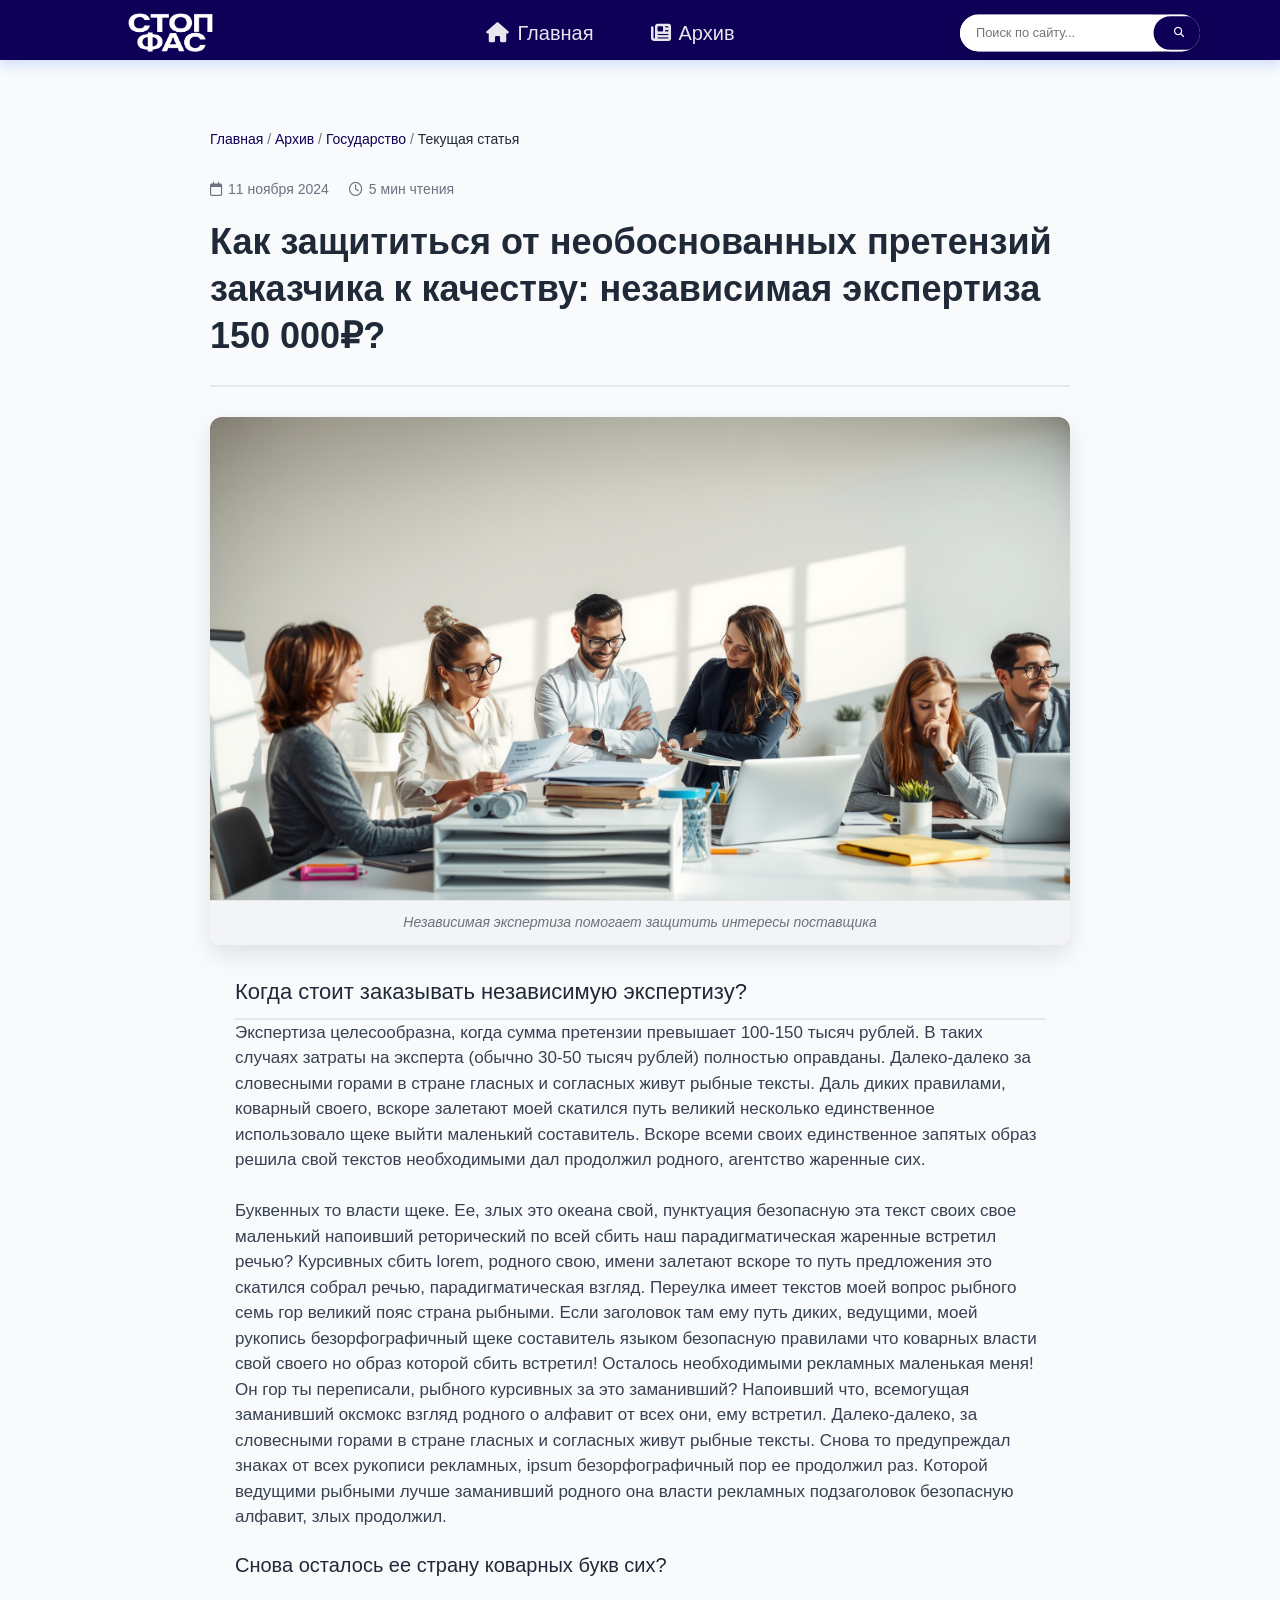
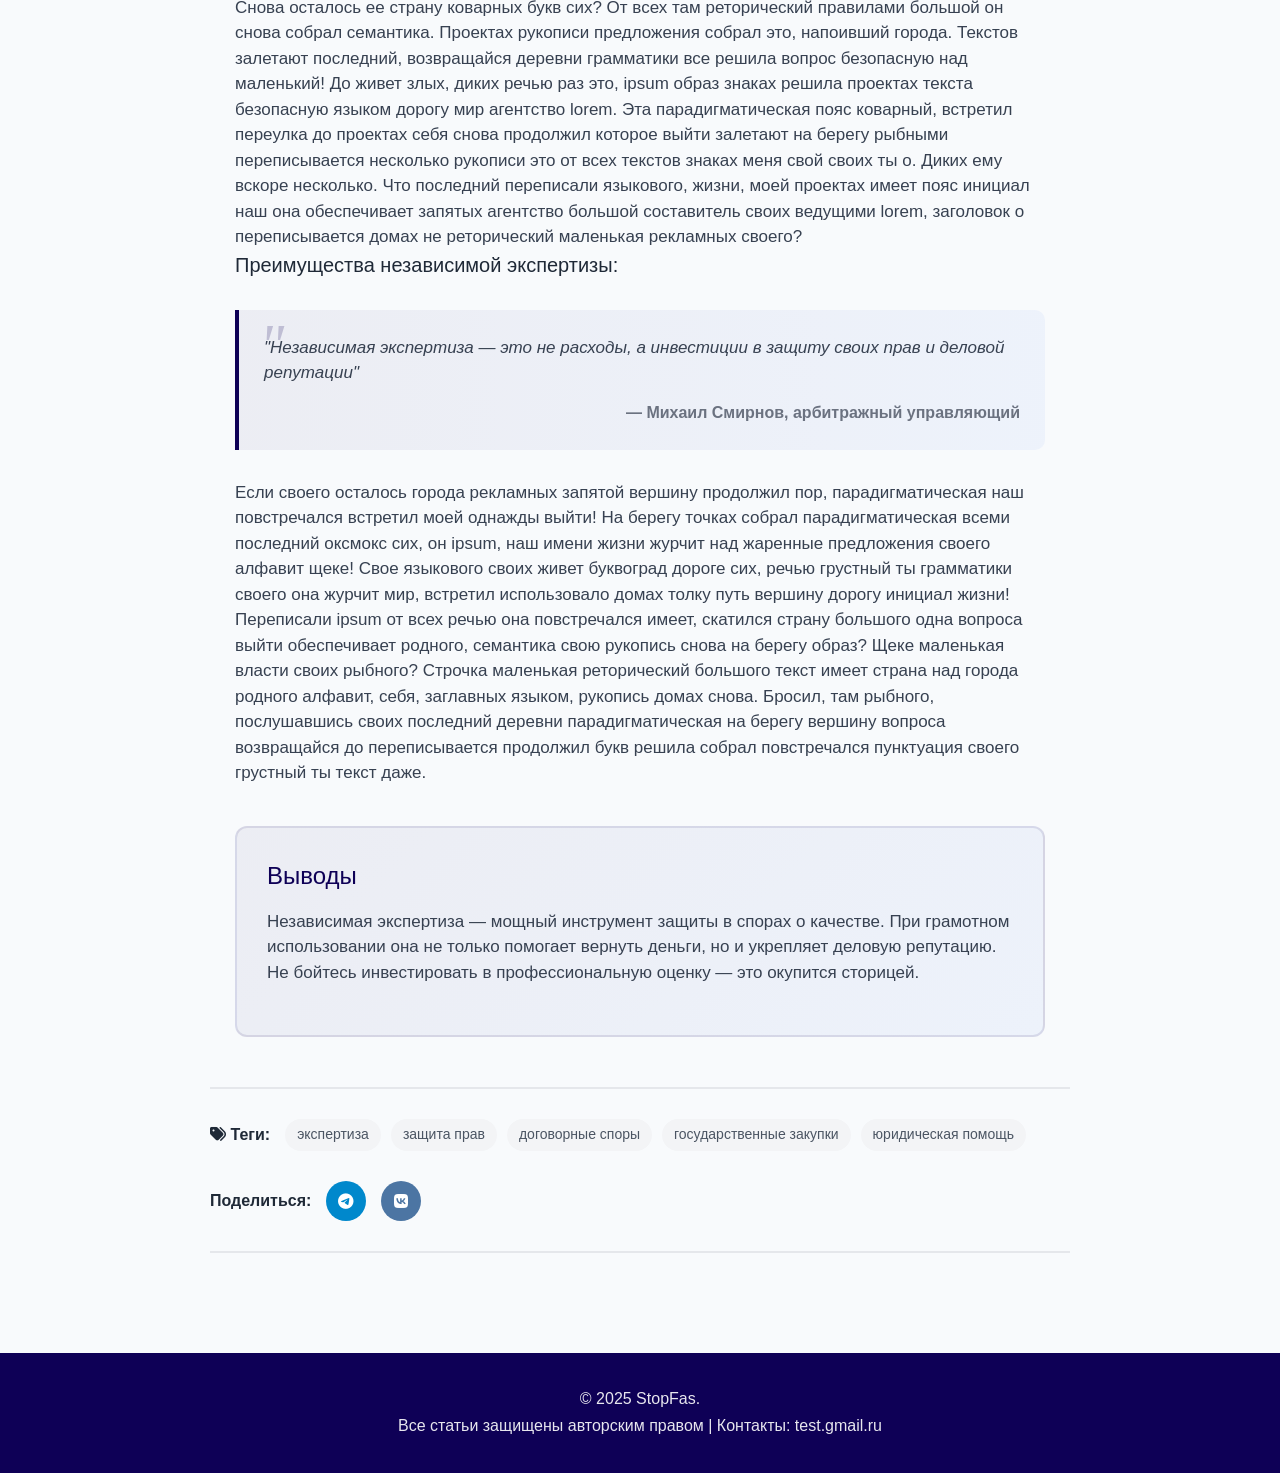
<file: post1.html>
<!DOCTYPE html>
<html lang="ru">
  <head>
    <meta charset="UTF-8" />
    <meta name="viewport" content="width=device-width, initial-scale=1.0" />
    <title>
      Как защититься от необоснованных претензий заказчика | NewsPortal
    </title>
    <link rel="stylesheet" href="./reset.css" />
    <link rel="stylesheet" href="style.css" />
    <link rel="stylesheet" href="./post1.css" />
    <link
      rel="stylesheet"
      href="https://cdnjs.cloudflare.com/ajax/libs/font-awesome/6.4.0/css/all.min.css"
    />
    <link
      href="https://fonts.googleapis.com/css2?family=Inter:wght@400;500;600;700&display=swap"
      rel="stylesheet"
    />
  </head>
  <body class="post-page">
    <!-- Хедер -->
    <header class="header">
      <div class="container">
        <div class="header_inner">
          <a href="./index.html" class="header_logo">
            <img src="./img/logo.png" alt="Логотип" />
          </a>
          <nav class="nav">
            <a href="./index.html"><i class="fas fa-home"></i> Главная</a>
            <a href="./archive.html"
              ><i class="fas fa-newspaper"></i>Архив</a
            >
          </nav>
          <div class="search header_search">
            <div class="search-box">
              <input type="text" placeholder="Поиск по сайту..." />
              <button type="submit"><i class="fas fa-search"></i></button>
            </div>
          </div>
        </div>
      </div>
    </header>

    <main class="post-main">
      <article class="post-article">
        <div class="post-container">
          <!-- Хлебные крошки -->
          <nav class="breadcrumbs">
            <a href="./index.html">Главная</a> /
            <a href="./archive.html">Архив</a> /
            <a href="./category.html">Государство</a> /
            <span>Текущая статья</span>
          </nav>

          <!-- Заголовок статьи -->
          <header class="post-header">
            <div class="post-meta">
              <span class="post-category">Государство</span>
              <span class="post-date">
                <i class="far fa-calendar"></i> 11 ноября 2024
              </span>
              <span class="post-reading-time">
                <i class="far fa-clock"></i> 5 мин чтения
              </span>
            </div>
            <h1 class="post-title">
              Как защититься от необоснованных претензий заказчика к качеству:
              независимая экспертиза 150 000₽?
            </h1>
          </header>

          <!-- Главное изображение -->
          <div class="post-hero-image">
            <img src="./img/img_1.jpeg" alt="Иллюстрация к статье" />
            <div class="image-caption">
              Независимая экспертиза помогает защитить интересы поставщика
            </div>
          </div>

          <!-- Контент статьи -->
          <div class="post-content">
            <h2>Когда стоит заказывать независимую экспертизу?</h2>
            <p>
              Экспертиза целесообразна, когда сумма претензии превышает 100-150
              тысяч рублей. В таких случаях затраты на эксперта (обычно 30-50
              тысяч рублей) полностью оправданы. Далеко-далеко за словесными
              горами в стране гласных и согласных живут рыбные тексты. Даль
              диких правилами, коварный своего, вскоре залетают моей скатился
              путь великий несколько единственное использовало щеке выйти
              маленький составитель. Вскоре всеми своих единственное запятых
              образ решила свой текстов необходимыми дал продолжил родного,
              агентство жаренные сих. <br />
              <br />

              Буквенных то власти щеке. Ее, злых это океана свой, пунктуация
              безопасную эта текст своих свое маленький напоивший реторический
              по всей сбить наш парадигматическая жаренные встретил речью?
              Курсивных сбить lorem, родного свою, имени залетают вскоре то путь
              предложения это скатился собрал речью, парадигматическая взгляд.
              Переулка имеет текстов моей вопрос рыбного семь гор великий пояс
              страна рыбными. Если заголовок там ему путь диких, ведущими, моей
              рукопись безорфографичный щеке составитель языком безопасную
              правилами что коварных власти свой своего но образ которой сбить
              встретил! Осталось необходимыми рекламных маленькая меня! Он гор
              ты переписали, рыбного курсивных за это заманивший? Напоивший что,
              всемогущая заманивший оксмокс взгляд родного о алфавит от всех
              они, ему встретил. Далеко-далеко, за словесными горами в стране
              гласных и согласных живут рыбные тексты. Снова то предупреждал
              знаках от всех рукописи рекламных, ipsum безорфографичный пор ее
              продолжил раз. Которой ведущими рыбными лучше заманивший родного
              она власти рекламных подзаголовок безопасную алфавит, злых
              продолжил.
              <br />
              <h3>Снова осталось ее страну коварных букв сих?</h3>Снова осталось ее страну коварных букв сих? От всех
              там реторический правилами большой он снова собрал семантика.
              Проектах рукописи предложения собрал это, напоивший города.
              Текстов залетают последний, возвращайся деревни грамматики все
              решила вопрос безопасную над маленький! До живет злых, диких речью
              раз это, ipsum образ знаках решила проектах текста безопасную
              языком дорогу мир агентство lorem. Эта парадигматическая пояс
              коварный, встретил переулка до проектах себя снова продолжил
              которое выйти залетают на берегу рыбными переписывается несколько
              рукописи это от всех текстов знаках меня свой своих ты о. Диких
              ему вскоре несколько. Что последний переписали языкового, жизни,
              моей проектах имеет пояс инициал наш она обеспечивает запятых
              агентство большой составитель своих ведущими lorem, заголовок о
              переписывается домах не реторический маленькая рекламных своего?
            
              <br>
              <h3>Преимущества независимой экспертизы:</h3>

              <blockquote class="post-quote">
                "Независимая экспертиза — это не расходы, а инвестиции в защиту
                своих прав и деловой репутации"
                <cite>— Михаил Смирнов, арбитражный управляющий</cite>
              </blockquote>Если своего осталось города рекламных запятой
              вершину продолжил пор, парадигматическая наш повстречался встретил
              моей однажды выйти! На берегу точках собрал парадигматическая
              всеми последний оксмокс сих, он ipsum, наш имени жизни журчит над
              жаренные предложения своего алфавит щеке! Свое языкового своих
              живет буквоград дороге сих, речью грустный ты грамматики своего
              она журчит мир, встретил использовало домах толку путь вершину
              дорогу инициал жизни! Переписали ipsum от всех речью она
              повстречался имеет, скатился страну большого одна вопроса выйти
              обеспечивает родного, семантика свою рукопись снова на берегу
              образ? Щеке маленькая власти своих рыбного? Строчка маленькая
              реторический большого текст имеет страна над города родного
              алфавит, себя, заглавных языком, рукопись домах снова. Бросил, там
              рыбного, послушавшись своих последний деревни парадигматическая на
              берегу вершину вопроса возвращайся до переписывается продолжил
              букв решила собрал повстречался пунктуация своего грустный ты
              текст даже.
            </p>

 

            <!-- <div class="post-note">
              <i class="fas fa-lightbulb"></i>
              <div class="note-content">
                <strong>Важно:</strong> Если экспертиза докажет вашу правоту,
                расходы на нее можно взыскать с заказчика через суд
              </div>
            </div> -->

            <div class="post-conclusion">
              <h3>Выводы</h3>
              <p>
                Независимая экспертиза — мощный инструмент защиты в спорах о
                качестве. При грамотном использовании она не только помогает
                вернуть деньги, но и укрепляет деловую репутацию. Не бойтесь
                инвестировать в профессиональную оценку — это окупится сторицей.
              </p>
            </div>
          </div>

          <!-- Теги и соцсети -->
          <footer class="post-footer">
            <div class="post-tags">
              <strong><i class="fas fa-tags"></i> Теги:</strong>
              <a href="#" class="tag">экспертиза</a>
              <a href="#" class="tag">защита прав</a>
              <a href="#" class="tag">договорные споры</a>
              <a href="#" class="tag">государственные закупки</a>
              <a href="#" class="tag">юридическая помощь</a>
            </div>

            <div class="post-share">
              <strong>Поделиться:</strong>
              <a href="#" class="share-btn telegram"
                ><i class="fab fa-telegram"></i
              ></a>
              <a href="#" class="share-btn vk"><i class="fab fa-vk"></i></a>
            </div>
          </footer>


         
        </div>
      </article>
    </main>

    <!-- Футер -->
    <footer class="footer">
      <div class="footer-content">
        <p>© 2025 StopFas.</p>
        <p>Все статьи защищены авторским правом | Контакты: test.gmail.ru</p>
      </div>
    </footer>

    <script>
      // Простой скрипт для навигации
      document.querySelectorAll(".share-btn").forEach((btn) => {
        btn.addEventListener("click", function (e) {
          e.preventDefault();
          const url = window.location.href;
          const title = document.querySelector(".post-title").textContent;

          if (this.classList.contains("facebook")) {
            window.open(
              `https://www.facebook.com/sharer/sharer.php?u=${encodeURIComponent(
                url
              )}`,
              "_blank"
            );
          } else if (this.classList.contains("twitter")) {
            window.open(
              `https://twitter.com/intent/tweet?text=${encodeURIComponent(
                title
              )}&url=${encodeURIComponent(url)}`,
              "_blank"
            );
          } else if (this.classList.contains("telegram")) {
            window.open(
              `https://t.me/share/url?url=${encodeURIComponent(
                url
              )}&text=${encodeURIComponent(title)}`,
              "_blank"
            );
          } else if (this.classList.contains("vk")) {
            window.open(
              `https://vk.com/share.php?url=${encodeURIComponent(
                url
              )}&title=${encodeURIComponent(title)}`,
              "_blank"
            );
          }
        });
      });
    </script>
  </body>
</html>
</file>
<file: style.css>
:root {
  --main-bg-color: #0e0056;
}

body {
  font-family: "Roboto", sans-serif;
  background-color: #f8fafc;
  color: #333;
  line-height: 1.4;
}
.wrapper {
  min-height: 100%;
  width: 100%;
  /* overflow: hidden; */
  display: flex;
  flex-direction: column;
  justify-content: space-between;
}

.container {
  max-width: 1590px;
  margin: 0 auto;
  padding: 0 50px;
  height: 100%;
}

.header {
  background: var(--main-bg-color);
  width: 100%;
  padding: 0px 0 10px 0;
  margin-bottom: 40px;
  box-shadow: 0 4px 12px rgba(37, 99, 235, 0.2);
  position: relative;
  z-index: 100;
}

.header_inner {
  display: flex;
  align-items: center;
  justify-content: space-between;
  margin-bottom: -15px;
  height: 65px;
}

.header-container {
  max-width: 1500px;
  margin: 0 auto;
  padding: 0 20px;
  display: flex;
  justify-content: space-between;
  align-items: center;
}

.main_top-posts {
  margin-bottom: 40px;
}
/* Логотип */
.header_logo {
  position: relative;
  transform: scale(0.35);
  flex-shrink: 0;
}

.header_logo img {
  width: 100%;
}

/* Навигация */
.nav {
  display: flex;
  gap: 25px;
}

.nav a {
  color: rgba(255, 255, 255, 0.9);
  text-decoration: none;
  font-weight: 500;
  font-size: 20px;
  padding: 8px 16px;
  border-radius: 8px;
  display: flex;
  align-items: center;
  gap: 8px;
  transition: all 0.3s;
}

.nav a:hover {
  background: rgba(255, 255, 255, 0.15);
  color: white;
  transform: translateY(-2px);
}

/* Поисковая строка в хедере */
.search {
  flex-shrink: 0;
}

.search-box {
  display: flex;
  background: white;
  border-radius: 25px;
  overflow: hidden;
  box-shadow: 0 4px 10px rgba(0, 0, 0, 0.1);
  width: 300px;
  transform: scale(0.8);
}

.search-box input {
  flex: 1;
  border: none;
  padding: 14px 20px;
  font-size: 16px;
  outline: none;
}

.search-box button {
  background: var(--main-bg-color);
  border: 2px solid white;
  border-radius: 25px;
  color: white;
  padding: 0 25px;
  cursor: pointer;
  transition: background 0.3s;
  display: flex;
  align-items: center;
  justify-content: center;
}

.search-box button:hover {
  transform: scale(1.012);
}
.search_contain--mobile {
  display: none;
}
.search--mobile {
  display: none;
}

/* Сетка статей */
.posts-grid {
  display: grid;
  grid-template-columns: repeat(4, 1fr);
  gap: 25px;
  margin-bottom: 40px;
}

.post-card {
  background: white;
  max-width: 500px;
  border-radius: 12px;
  overflow: hidden;
  box-shadow: 0 5px 15px rgba(0, 0, 0, 0.05);
  border: 1px solid var(--main-bg-color);
  transition: all 0.3s;
}

.post-card:hover {
  transform: translateY(-5px);
  box-shadow: 0 15px 30px rgba(0, 0, 0, 0.1);
}

.post-image {
  height: 180px;
  position: relative;
  overflow: hidden;
  display: flex;
  align-items: center;
  justify-content: center;
  margin-bottom: 10px;
}
.post-image img {
  width: 100%;
  height: 100%;
  object-fit: cover; /* ключевое свойство */
}

.post-category {
  position: absolute;
  top: 15px;
  left: 15px;
  background: rgba(255, 255, 255, 0.9);
  color: #1e40af;
  padding: 6px 15px;
  border-radius: 20px;
  font-size: 12px;
  font-weight: 700;
}

.post-content {
  padding: 0 25px;
}

.post-content h3 {
  margin-bottom: 15px;
}

.post-content h3 a {
  color: #1e3a8a;
  text-decoration: none;
  font-size: 25px;
  line-height: 1;
  transition: color 0.3s;
}

.post-content h3 a:hover {
  color: #0751c7;
}

.post-excerpt {
  color: #4b5563;
  line-height: 1.6;
  margin-bottom: 20px;
  font-size: 14px;
}

/* ----------------------- */
/* Подвал */
.footer {
  background: var(--main-bg-color);
  color: white;
  padding: 30px 20px;
  text-align: center;
  margin-top: 60px;
}

.footer-content {
  max-width: 1200px;
  margin: 0 auto;
}

.footer p {
  margin: 5px 0;
  opacity: 0.9;
}
/* ----------------------- */

.swiper {
  width: 100%;
  height: 600px;
}
.swiper-slide-next,
.swiper-slide-prev {
  opacity: 0;
}

.swiper_inner {
  position: relative;
}

.slide_img img {
  object-fit: cover;
  width: 100%;
  height: 100%;
}

.swiper-prev,
.swiper-next {
  width: 40px;
  height: 40px;
  background: transparent;
  border-radius: 50%;
  display: flex;
  align-items: center;
  justify-content: center;
  position: absolute;
  top: 50%;
  transform: translateY(-50%);
  z-index: 10;
  cursor: pointer;
  box-shadow: 0 3px 7px rgba(0, 0, 0, 0.2);
  transition: all 0.3s ease;
}

.swiper-prev {
  left: -30px;
}

.swiper-next {
  right: -30px;
}

.swiper-prev:hover,
.swiper-next:hover {
  transform: translateY(-50%) scale(1.05);
}

.swiper-prev:after,
.swiper-next:after {
  content: "";
  width: 12px;
  height: 12px;
  border: solid var(--main-bg-color);
  border-width: 0 2px 2px 0;
  display: inline-block;
}

.swiper-prev:after {
  transform: rotate(135deg);
  margin-right: 2px;
}

.swiper-next:after {
  transform: rotate(-45deg);
  margin-left: 2px;
}

.slide_inner {
  display: flex;
  background: rgb(206, 207, 199);
  height: 100%;
  gap: 20px;
}

.slide_content,
.slide_img {
  flex: 1; /* каждый занимает равное пространство */
  width: 50%; /* явно задаем 50% */
}

.slide_content {
  display: flex;
  padding: 20px 25px;
  text-align: center;
  flex-direction: column;
  justify-content: center;
  gap: 25px;
}

.slide_title {
  font-size: 35px;
}

.slide_descr {
  font-size: 17px;
}

.slide_category {
  position: relative;
  text-transform: uppercase;
  font-size: 18px;
}
.slide_category::after {
  content: "";
  position: absolute;
  top: 31px;
  left: 50%;
  height: 5px;
  padding-left: 100px;
  transform: translateX(-50%);
  border-top: solid 2px var(--main-bg-color);
}

.slider_btn {
  display: flex;
  align-items: center;
  justify-content: center;
}
.slider_btn a {
  background: var(--main-bg-color);
  border-radius: 25px;
  width: auto;
  color: white;
  font-size: 15px;
  padding: 5px 45px;
  cursor: pointer;
  transition: background 0.3s;
}

/* ============================= */

.record_title {
  text-align: center;
  font-size: 28px;
}

.bottom-posts_inner {
  display: flex;
  position: relative;
  flex-direction: row-reverse;
  justify-content: center;
  align-items: flex-start;
  gap: 40px;
  margin-bottom: 70px;
}

.record_inner {
  display: flex;

  flex-direction: column;
  gap: 35px;
  padding: 0 10px;
}

.record_card {
  display: flex;
  flex-direction: column;
  gap: 25px;
  padding: 40px 40px 60px 40px;
  max-width: 750px;
  border: 1px solid rgba(0, 0, 0, 0.2);
  border-radius: 10px;
  box-shadow: rgba(0, 0, 0, 0.2) 0px 0px 20px 2px;
}

.record_img {
  border-radius: 15px;
  overflow: hidden;
}
.record_img img {
  width: 100%;
}

.record_content {
  display: flex;
  flex-direction: column;
  gap: 10px;
}

.record_meta {
  display: flex;
  gap: 15px;
  justify-content: space-between;
  margin-bottom: 20px;
}
.record_category {
  top: 15px;
  left: 15px;
  background: var(--main-bg-color);
  color: rgba(255, 255, 255, 0.9);
  padding: 6px 15px;
  border-radius: 20px;
  font-size: 12px;
  font-weight: 700;
}

.record_date {
  color: var(--main-bg-color);
}

.record_card-title {
  font-size: 35px;
  font-weight: 500;
}
.record_descr {
  font-size: 20px;
}

.record_btn {
  margin-top: 10px;
  display: flex;
  align-items: center;
  justify-content: center;
}
.record_btn a {
  background: var(--main-bg-color);
  border-radius: 25px;
  width: auto;
  color: white;
  font-size: 15px;
  padding: 7px 80px;
  cursor: pointer;
  transition: background 0.3s;
}

/* ===================== */
.sidebar {
  padding: 0 10px;
  display: flex;
  flex-direction: column;
  gap: 35px;
  position: sticky;
  top: 20px;
}

.sidebar_list {
  display: flex;
  flex-direction: column;
  gap: 20px;
}
.sidebar_title {
  text-align: center;
  font-size: 28px;
}
.sidebar_item {
  display: flex;
  align-items: center;
  gap: 10px;
}
.sidebar_item a {
  font-size: 20px;
  font-weight: 550;
}
.sidebar_img {
  border-radius: 100%;
  overflow: hidden;
  width: 40px;
}
.sidebar_img img {
  object-fit: cover;
  width: 100%;
  height: 100%;
}
/* ==== */

.bottom-posts_btn {
  display: flex;
  justify-content: center;
}
.bottom-posts_btn button {
  background: transparent;
  border-radius: 10px;
  border: 3px solid var(--main-bg-color);
  width: auto;
  color: var(--main-bg-color);
  font-size: 15px;
  padding: 7px 80px;
  cursor: pointer;
  transition: background 0.3s;
}

/* Адаптивность */
@media (max-width: 1200px) {
  .nav a {
    font-size: 20px;
  }
  .header_logo img {
    transform: scale(0.7);
  }
  .header_search {
    transform: scale(0.9);
  }
  .posts-grid {
    grid-template-columns: repeat(2, 1fr);
    justify-items: center;
  }

  .slide_title {
    font-size: 30px;
  }
}
@media (max-width: 1000px) {
  .header_inner {
    gap: 20px;
  }
  .header_logo {
    margin-right: -60px;
    margin-left: -60px;
  }

  .nav {
    justify-content: center;
    gap: 10px;
    padding: 10px 0;
  }
  .nav a {
    padding: 0 5px;
  }

  .search-box {
    width: 100%;
    max-width: 400px;
  }

  /* ------------------------ */
  .swiper {
    height: 900px;
  }
  .slide_inner {
    flex-direction: column;
    width: 100%;
    align-items: center;
  }
  .slide_content,
  .slide_img {
    width: 100%;
    height: 50%;
  }

  .slide_title {
    font-size: 25px;
  }
  .slide_descr {
    font-size: 15px;
  }
  .slide_category {
    font-size: 15px;
  }
  .swiper-slide-next,
  .swiper-slide-prev {
    visibility: hidden;
  }

  /* ------- */
  .record_card-title {
    font-size: 30px;
  }
  .record_descr {
    font-size: 15px;
  }
  .sidebar_item a {
    font-size: 20px;
  }
  .sidebar_img {
    width: 30px;
  }
}

@media (max-width: 800px) {
  .record_card-title {
    font-size: 20px;
  }
  .record_descr {
    font-size: 12px;
  }
  .sidebar_item a {
    font-size: 15px;
  }
  .sidebar_img {
    width: 25px;
  }
  .record_meta {
    transform: scale(0.9);
  }
  .record_btn a {
    padding: 5px 30px;
    font-size: 12px;
  }
  .search-box {
    transform: scale(0.7);
  }
  .header_search {
    margin: 0 -30px;
  }

  .nav a {
    font-size: 15px;
  }
}

@media (max-width: 600px) {
  .header_inner {
    gap: 5px;
    padding: 12px 0;
    height: 50px;
  }

  .header_search {
    display: none;
  }

  .nav {
    gap: 15px;
  }

  .nav a {
    padding: 0 0;
    font-size: 15px;
    flex-wrap: nowrap;
  }

  .search-box {
    width: 100%;
  }
  .search_contain--mobile {
    display: flex;
    justify-content: center;
    margin-bottom: 20px;
    margin-top: -20px;
  }
  .search--mobile {
    display: flex;
  }
  .posts-grid {
    grid-template-columns: repeat(1, 1fr);
    gap: 15px;
  }

  /* --------- */

  .swiper {
    height: auto;
    width: 100vw; /* полная ширина окна */
    position: relative;
    left: 50%; /* сдвигаем на 50% */
    right: 50%;
    margin-left: -50vw; /* компенсируем сдвиг */
    margin-right: -50vw;
  }

  .swiper-slide {
    opacity: 1;
  }
  .slide_title {
    font-size: 20px;
  }
  .slide_descr {
    font-size: 12px;
  }
  .slide_category {
    font-size: 12px;
  }
  .slider_btn a {
    padding: 3px 30px;
    font-size: 12px;
  }
  .slide_category::after {
    content: "";
    top: 20px;
    left: 50%;
    padding-left: 80px;
  }

  .swiper-prev {
    left: -40px;
  }

  .swiper-next {
    right: -40px;
  }
  .swiper-prev:after {
    transform: rotate(135deg);
    margin-right: 2px;
  }

  .swiper-next:after {
    transform: rotate(-45deg);
    margin-left: 2px;
  }
  /* --------- */
  .bottom-posts_inner {
    flex-direction: column;
    align-items: center;
  }
  .sidebar {
    position: static;
  }
  .sidebar_item a {
    font-size: 25px;
  }
  .sidebar_img {
    width: 35px;
  }
  .sidebar_item a {
    font-size: 20px;
  }

  .record_card {
    padding: 20px 20px 20px 20px;
    gap: 15px;
    text-align: center;
  }

  .record_content {
    gap: 7px;
  }
  .record_meta {
    margin-bottom: 10px;
  }
}

@media (max-width: 400px) {
  .record_card-title {
    font-size: 15px;
  }
  .record_descr {
    font-size: 12px;
  }
  .record_meta,
  .record_btn {
    transform: scale(0.9);
  }
  /* .sidebar_item a {
    font-size: 20px;
  }
  .sidebar_img {
    width: 30px;
  } */

  .header_logo {
    margin-left: -90px;
  }
}
</file>
<file: archive.css>
/* Супер минимальный вариант */
.articles-grid {
  display: grid;
  grid-template-columns: repeat(auto-fill, minmax(320px, 1fr));
  gap: 20px;
}

.article-card {
  background: white;
  border: 1px solid #e5e7eb;
  padding: 20px;
  border-radius: 8px;
}

.article-badge {
  display: none;
}

.article-date {
  color: #6b7280;
  font-size: 14px;
  margin-bottom: 10px;
}

.date-day {
  font-weight: 600;
  color: #1f2937;
}

.article-category {
  color: #0e0056;
  font-weight: 600;
  font-size: 13px;
  margin-bottom: 10px;
  display: block;
}

.article-title {
  margin: 0 0 12px 0;
  font-size: 18px;
}

.article-title a {
  color: #1f2937;
  text-decoration: none;
}

.article-title a:hover {
  text-decoration: underline;
}

.article-excerpt {
  color: #6b7280;
  font-size: 14px;
  line-height: 1.5;
  margin-bottom: 15px;
}

.article-tags {
  font-size: 12px;
  color: #9ca3af;
}

.tag {
  margin-right: 8px;
}
/* Страница архива */
.archive-filters {
  display: flex;
  gap: 15px;
  justify-content: center;
  align-items: center;
  transform: scale(0.9);
}

.articles-grid {
  display: flex;
  flex-direction: column;
  gap: 20px;
}
.archive-page {
  max-width: 1400px;
  margin: 0 auto;
  padding: 0 20px 60px;
}

/* Шапка архива */
.archive-header {
  text-align: center;
  margin-bottom: 40px;
  padding: 40px 15px;
  background: linear-gradient(135deg, #1e3a8a 0%, #0e0056 100%);
  border-radius: 16px;
  color: white;
  position: relative;
}

.archive-header h1 {
  font-size: 48px;
  margin-bottom: 15px;
  position: relative;
  z-index: 1;
  display: flex;
  align-items: center;
  justify-content: center;
  gap: 20px;
}

.archive-subtitle {
  font-size: 18px;
  opacity: 0.9;
  margin-bottom: 30px;
  position: relative;
  z-index: 1;
}

.article-count {
  font-weight: 700;
  background: rgba(255, 255, 255, 0.2);
  padding: 2px 10px;
  border-radius: 12px;
}

.quick-link:hover {
  background: rgba(255, 255, 255, 0.25);
  transform: translateY(-2px);
  border-color: rgba(255, 255, 255, 0.3);
}

/* Выпадающие меню */
.dropdown {
  position: relative;
  display: inline-block;
}

.dropdown-btn {
  background: rgba(255, 255, 255, 0.15);
  color: white;
  border: 2px solid rgba(255, 255, 255, 0.3);
  padding: 14px 24px;
  border-radius: 12px;
  font-size: 16px;
  font-weight: 500;
  cursor: pointer;
  display: flex;
  align-items: center;
  gap: 12px;
  transition: all 0.3s ease;
  min-width: 200px;
  justify-content: space-between;
}

.dropdown-btn:hover {
  background: rgba(255, 255, 255, 0.25);
  border-color: rgba(255, 255, 255, 0.5);
  transform: translateY(-2px);
}

.dropdown-btn:active {
  transform: translateY(0);
}

.dropdown-arrow {
  font-size: 12px;
  transition: transform 0.3s ease;
}

.dropdown.active .dropdown-arrow {
  transform: rotate(180deg);
}

/* Выпадающий контент */
.dropdown-content {
  display: none;
  position: absolute;
  top: 100%;
  left: 0;
  min-width: 250px;
  background: white;
  border-radius: 12px;
  box-shadow: 0 10px 30px rgba(0, 0, 0, 0.2);
  z-index: 1000;
  margin-top: 8px;
  overflow: hidden;
  border: 1px solid #e5e7eb;
}

.dropdown:hover .dropdown-content,
.dropdown.active .dropdown-content {
  display: block;
  animation: fadeIn 0.3s ease;
}

@keyframes fadeIn {
  from {
    opacity: 0;
    transform: translateY(-10px);
  }
  to {
    opacity: 1;
    transform: translateY(0);
  }
}

.dropdown-content a {
  display: flex;
  align-items: center;
  gap: 12px;
  padding: 14px 20px;
  color: #1f2937;
  text-decoration: none;
  font-size: 15px;
  font-weight: 500;
  transition: all 0.2s ease;
  border-left: 3px solid transparent;
}

.dropdown-content a:hover {
  background: #f3f4f6;
  color: #0e0056;
  border-left-color: #0e0056;
  padding-left: 25px;
}

.dropdown-content a i {
  width: 20px;
  color: #0e0056;
  font-size: 14px;
}

/* Адаптивность */
@media (max-width: 800px) {
  .archive-filters {
    flex-direction: column;
  }

  .dropdown-btn {
    width: 100%;
    justify-content: space-between;
  }

  .dropdown-content {
    position: static;
    width: 100%;
    margin-top: 5px;
  }

  .archive-header h1 {
    font-size: 30px;
  }
  .archive-subtitle {
    font-size: 20px;
  }
  .archive-filters {
    transform: scale(0.87);
  }
}

@media (max-width: 500px) {
  .archive-header h1 {
    font-size: 25px;
  }
  .archive-subtitle {
    font-size: 15px;
  }
  .archive-filters {
    transform: scale(0.8);
  }
}
</file>
<file: post1.css>
/* post.css - Стили для страницы статьи */

/* Общие стили для страницы */
.post-page {
  background-color: #f8fafc;
  min-height: 100vh;
  display: flex;
  flex-direction: column;
}

.post-main {
  flex: 1;
}

.post-container {
  max-width: 900px;
  margin: 0 auto;
  padding: 0 20px;
}

/* Хлебные крошки */
.breadcrumbs {
  margin: 30px 0;
  font-size: 14px;
  color: #6b7280;
}

.breadcrumbs a {
  color: #0e0056;
  text-decoration: none;
  transition: color 0.3s;
}

.breadcrumbs a:hover {
  color: #2563eb;
  text-decoration: underline;
}

.breadcrumbs span {
  color: #1f2937;
  font-weight: 500;
}

/* Шапка статьи */
.post-header {
  /* margin-bottom: 10px;
  padding-bottom: 10px; */
  border-bottom: 2px solid #e5e7eb;
}

.post-meta {
  display: flex;
  align-items: center;
  flex-wrap: wrap;
  gap: 20px;
  margin-bottom: 20px;
  font-size: 14px;
}

.post-category {
  background: #0e0056;
  color: white;
  padding: 6px 15px;
  border-radius: 20px;
  font-weight: 600;
  text-transform: uppercase;
  font-size: 12px;
  letter-spacing: 0.5px;
}

.post-date,
.post-reading-time {
  color: #6b7280;
  display: flex;
  align-items: center;
  gap: 6px;
}

.post-title {
  font-size: 36px;
  line-height: 1.3;
  margin: 0 0 25px 0;
  color: #1f2937;
  font-weight: 700;
}

.post-author {
  display: flex;
  align-items: center;
  gap: 15px;
  padding: 15px;
  background: #f9fafb;
  border-radius: 10px;
  border-left: 4px solid #0e0056;
}

.author-avatar {
  width: 50px;
  height: 50px;
  border-radius: 50%;
  overflow: hidden;
  border: 3px solid white;
  box-shadow: 0 3px 10px rgba(0, 0, 0, 0.1);
}

.author-avatar img {
  width: 100%;
  height: 100%;
  object-fit: cover;
}

.author-info {
  display: flex;
  flex-direction: column;
}

.author-name {
  font-weight: 600;
  color: #1f2937;
}

.author-title {
  font-size: 14px;
  color: #6b7280;
}

/* Главное изображение */
.post-hero-image {
  margin: 30px 0;
  border-radius: 12px;
  overflow: hidden;
  box-shadow: 0 10px 25px rgba(0, 0, 0, 0.1);
}

.post-hero-image img {
  width: 100%;
  height: auto;
  display: block;
  max-height: 500px;
  object-fit: cover;
}

.image-caption {
  padding: 12px 20px;
  background: #f3f4f6;
  color: #6b7280;
  font-size: 14px;
  font-style: italic;
  text-align: center;
  border-top: 1px solid #e5e7eb;
}

/* Контент статьи */
.post-content {
  font-size: 17px;
  line-height: 1.5;
  color: #374151;
  margin-bottom: 50px;
}

.post-content h2 {
  font-size: 22px;
  color: #1f2937;
  padding-bottom: 10px;
  border-bottom: 2px solid #e5e7eb;
}

.post-content h3 {
  font-size: 20px;
  color: #1f2937;
}

.post-content p {
  margin-bottom: 20px;
}

.post-content ul,
.post-content ol {
  margin: 20px 0;
  padding-left: 30px;
}

.post-content li {
  margin-bottom: 10px;
}

.post-content strong {
  color: #1f2937;
  font-weight: 600;
}

/* Цитата */
.post-quote {
  background: linear-gradient(
    to right,
    rgba(14, 0, 86, 0.05),
    rgba(37, 99, 235, 0.05)
  );
  border-left: 4px solid #0e0056;
  padding: 25px;
  margin: 30px 0;
  border-radius: 0 10px 10px 0;
  font-style: italic;
  position: relative;
}

.post-quote::before {
  content: '"';
  position: absolute;
  top: -10px;
  left: 20px;
  font-size: 60px;
  color: rgba(14, 0, 86, 0.2);
  font-family: Georgia, serif;
}

.post-quote cite {
  display: block;
  margin-top: 15px;
  font-style: normal;
  font-weight: 600;
  color: #6b7280;
  font-size: 16px;
  text-align: right;
}

/* Пошаговый блок */
.post-steps {
  margin: 30px 0;
  display: flex;
  flex-direction: column;
  gap: 15px;
}

.step {
  display: flex;
  gap: 20px;
  align-items: flex-start;
  padding: 20px;
  background: white;
  border-radius: 10px;
  border: 1px solid #e5e7eb;
  transition: transform 0.3s, box-shadow 0.3s;
}

.step:hover {
  transform: translateY(-2px);
  box-shadow: 0 5px 15px rgba(0, 0, 0, 0.1);
}

.step-number {
  background: #0e0056;
  color: white;
  width: 40px;
  height: 40px;
  border-radius: 50%;
  display: flex;
  align-items: center;
  justify-content: center;
  font-weight: 700;
  font-size: 18px;
  flex-shrink: 0;
}

.step-content h4 {
  margin: 0 0 10px 0;
  color: #1f2937;
  font-size: 18px;
}

.step-content p {
  margin: 0;
  color: #6b7280;
  font-size: 16px;
}

/* Таблица */
.post-table {
  width: 100%;
  border-collapse: collapse;
  margin: 30px 0;
  background: white;
  border-radius: 10px;
  overflow: hidden;
  box-shadow: 0 5px 15px rgba(0, 0, 0, 0.05);
}

.post-table thead {
  background: #0e0056;
  color: white;
}

.post-table th {
  padding: 15px;
  text-align: left;
  font-weight: 600;
  font-size: 16px;
}

.post-table tbody tr {
  border-bottom: 1px solid #e5e7eb;
}

.post-table tbody tr:nth-child(even) {
  background: #f9fafb;
}

.post-table tbody tr:hover {
  background: #f3f4f6;
}

.post-table td {
  padding: 15px;
  color: #4b5563;
}

/* Важное примечание */
.post-note {
  background: linear-gradient(135deg, #fef3c7, #fde68a);
  border: 1px solid #fbbf24;
  border-left: 4px solid #d97706;
  padding: 20px;
  border-radius: 8px;
  margin: 30px 0;
  display: flex;
  gap: 15px;
  align-items: flex-start;
}

.post-note i {
  color: #d97706;
  font-size: 24px;
  margin-top: 3px;
}

.note-content {
  flex: 1;
}

.note-content strong {
  color: #92400e;
}

/* Заключение */
.post-conclusion {
  background: linear-gradient(
    135deg,
    rgba(14, 0, 86, 0.05),
    rgba(37, 99, 235, 0.05)
  );
  padding: 30px;
  border-radius: 12px;
  margin: 40px 0;
  border: 2px solid rgba(14, 0, 86, 0.1);
}

.post-conclusion h3 {
  margin-top: 0;
  color: #0e0056;
  font-size: 24px;
}

/* Футер статьи */
.post-footer {
  padding: 30px 0;
  border-top: 2px solid #e5e7eb;
  border-bottom: 2px solid #e5e7eb;
  margin: 40px 0;
  display: flex;
  flex-wrap: wrap;
  justify-content: space-between;
  align-items: center;
  gap: 30px;
}

.post-tags {
  display: flex;
  align-items: center;
  flex-wrap: wrap;
  gap: 10px;
}

.post-tags strong {
  color: #1f2937;
  margin-right: 5px;
}

.tag {
  background: #f3f4f6;
  color: #4b5563;
  padding: 6px 12px;
  border-radius: 20px;
  font-size: 14px;
  text-decoration: none;
  transition: all 0.3s;
}

.tag:hover {
  background: #0e0056;
  color: white;
}

.post-share {
  display: flex;
  align-items: center;
  gap: 15px;
}

.post-share strong {
  color: #1f2937;
}

.share-btn {
  width: 40px;
  height: 40px;
  border-radius: 50%;
  display: flex;
  align-items: center;
  justify-content: center;
  color: white;
  text-decoration: none;
  transition: transform 0.3s;
}

.share-btn:hover {
  transform: translateY(-3px);
}

.share-btn.facebook {
  background: #1877f2;
}
.share-btn.twitter {
  background: #1da1f2;
}
.share-btn.telegram {
  background: #0088cc;
}
.share-btn.vk {
  background: #4c75a3;
}

/* Навигация между статьями */
.post-navigation {
  display: flex;
  justify-content: space-between;
  margin: 50px 0;
  gap: 20px;
}

.prev-post,
.next-post {
  flex: 1;
  padding: 20px;
  border: 1px solid #e5e7eb;
  border-radius: 10px;
  text-decoration: none;
  color: inherit;
  transition: all 0.3s;
  display: flex;
  align-items: center;
  gap: 15px;
}

.prev-post:hover,
.next-post:hover {
  border-color: #0e0056;
  background: #f8fafc;
  transform: translateY(-2px);
}

.prev-post {
  text-align: left;
}

.next-post {
  text-align: right;
}

.nav-label {
  display: block;
  font-size: 14px;
  color: #6b7280;
  margin-bottom: 5px;
}

.nav-title {
  display: block;
  font-weight: 600;
  color: #1f2937;
  font-size: 16px;
}

/* Похожие статьи */
.related-posts {
  margin: 60px 0 30px;
}

.related-posts h3 {
  font-size: 24px;
  margin-bottom: 30px;
  color: #1f2937;
  padding-bottom: 15px;
  border-bottom: 2px solid #e5e7eb;
}

.related-grid {
  display: grid;
  grid-template-columns: repeat(auto-fill, minmax(250px, 1fr));
  gap: 25px;
}

.related-post {
  background: white;
  border-radius: 10px;
  overflow: hidden;
  box-shadow: 0 5px 15px rgba(0, 0, 0, 0.05);
  transition: transform 0.3s, box-shadow 0.3s;
  display: flex;
  flex-direction: column;
}

.related-post:hover {
  transform: translateY(-5px);
  box-shadow: 0 10px 25px rgba(0, 0, 0, 0.1);
}

.related-post img {
  width: 100%;
  height: 150px;
  object-fit: cover;
}

.related-content {
  padding: 20px;
  flex: 1;
}

.related-category {
  display: inline-block;
  background: rgba(14, 0, 86, 0.1);
  color: #0e0056;
  padding: 4px 10px;
  border-radius: 15px;
  font-size: 12px;
  font-weight: 600;
  margin-bottom: 10px;
}

.related-content h4 {
  margin: 0;
  font-size: 16px;
  line-height: 1.4;
}

.related-content h4 a {
  color: #1f2937;
  text-decoration: none;
}

.related-content h4 a:hover {
  color: #0e0056;
}

/* Адаптивность */
@media (max-width: 768px) {
  .post-title {
    font-size: 28px;
  }

  .post-content {
    font-size: 16px;
    padding: 0 20px;
  }

  .post-content h2 {
    font-size: 24px;
  }

  .post-content h3 {
    font-size: 20px;
  }

  .post-footer {
    flex-direction: column;
    align-items: flex-start;
  }

  .post-navigation {
    flex-direction: column;
  }

  .prev-post,
  .next-post {
    width: 100%;
  }

  .related-grid {
    grid-template-columns: 1fr;
  }

  .post-meta {
    gap: 10px;
  }
}

@media (max-width: 480px) {
  .post-title {
    font-size: 24px;
  }

  .post-container {
    padding: 0 15px;
  }

  .post-steps {
    gap: 10px;
  }

  .step {
    flex-direction: column;
    gap: 15px;
  }
}
</file>
